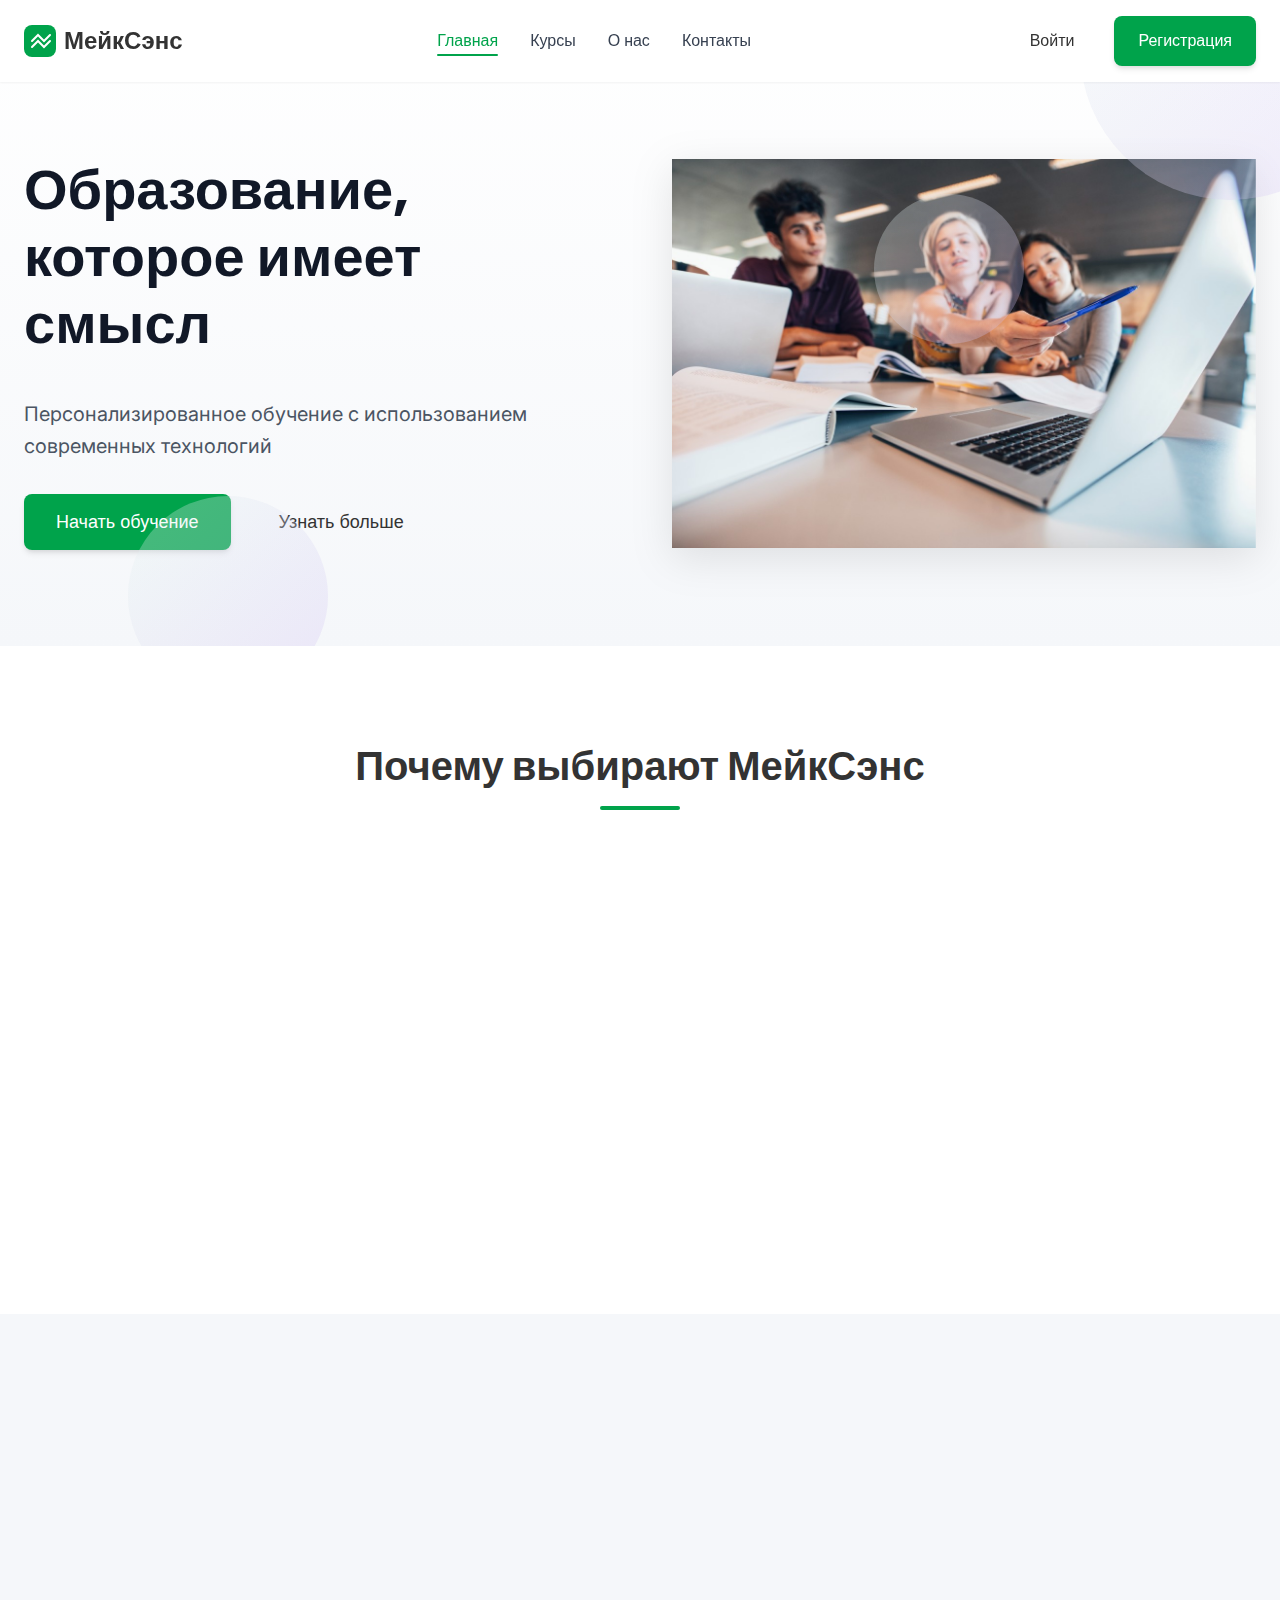
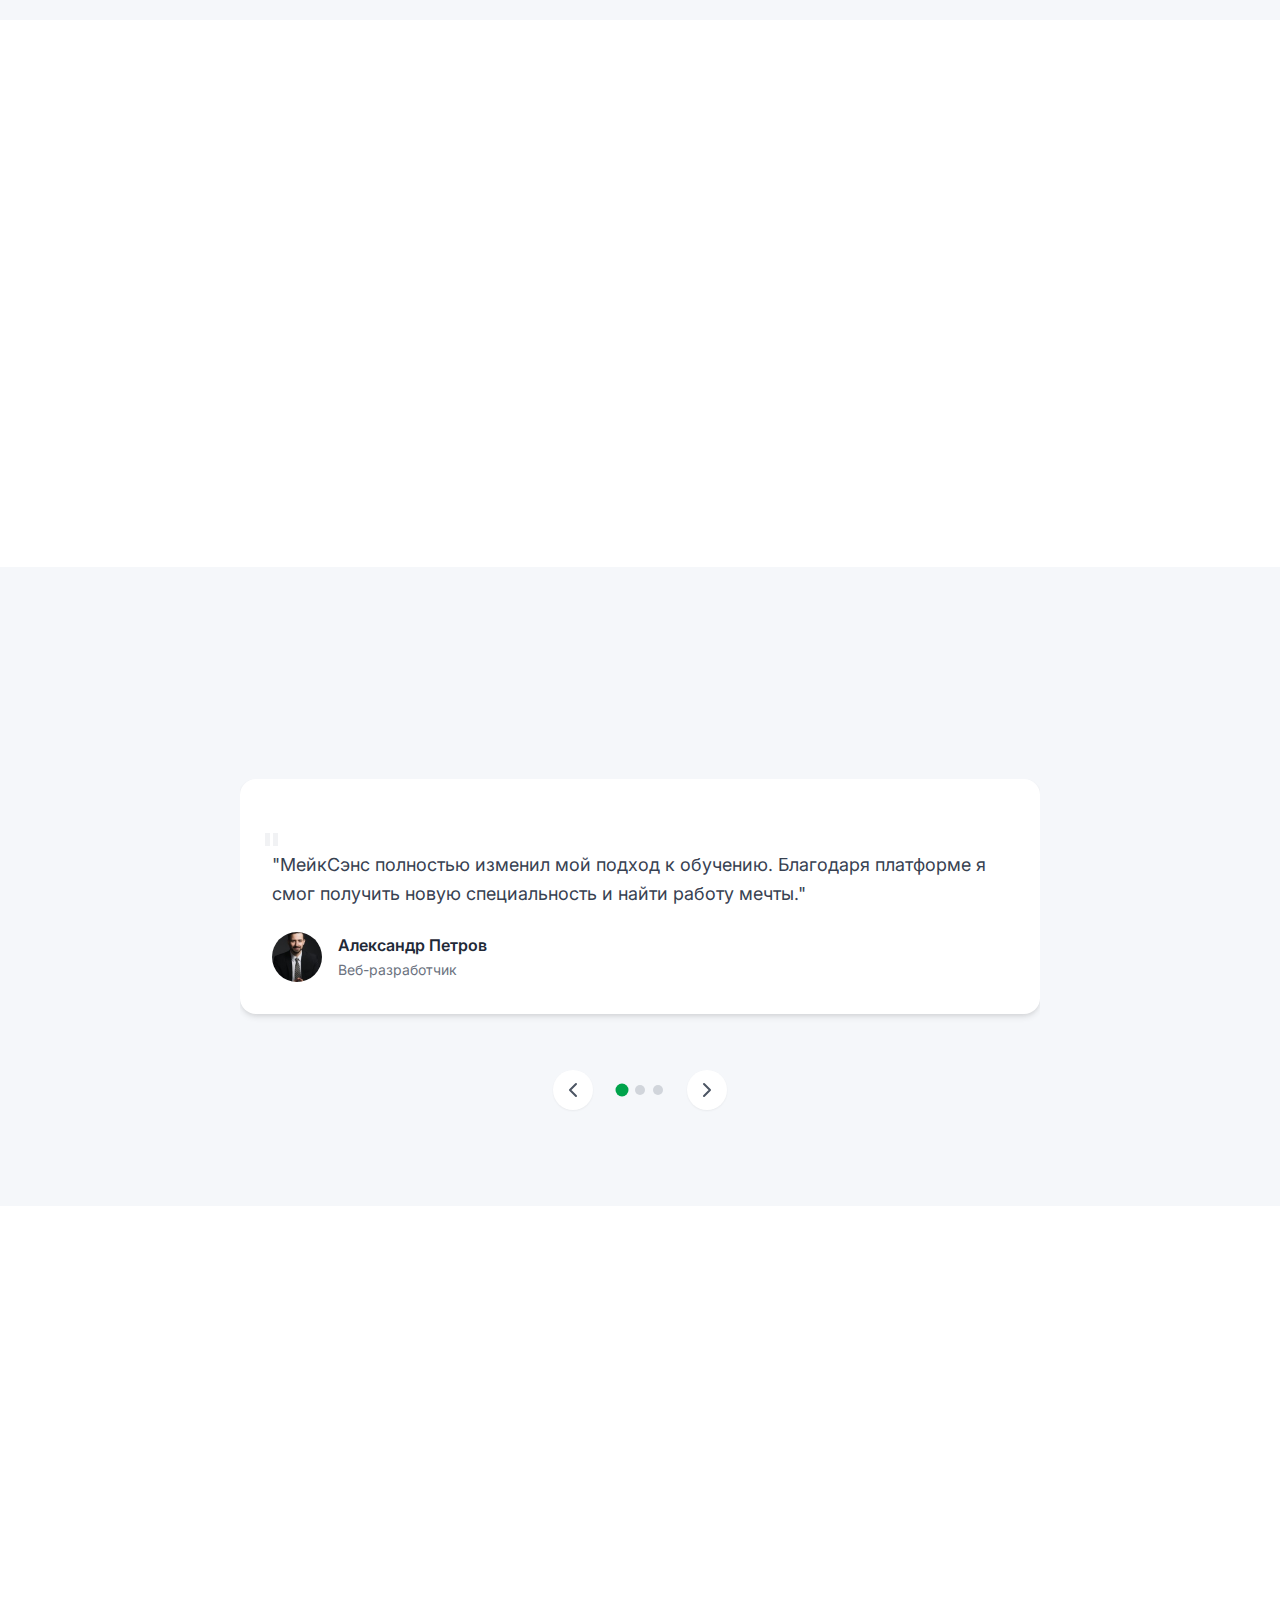
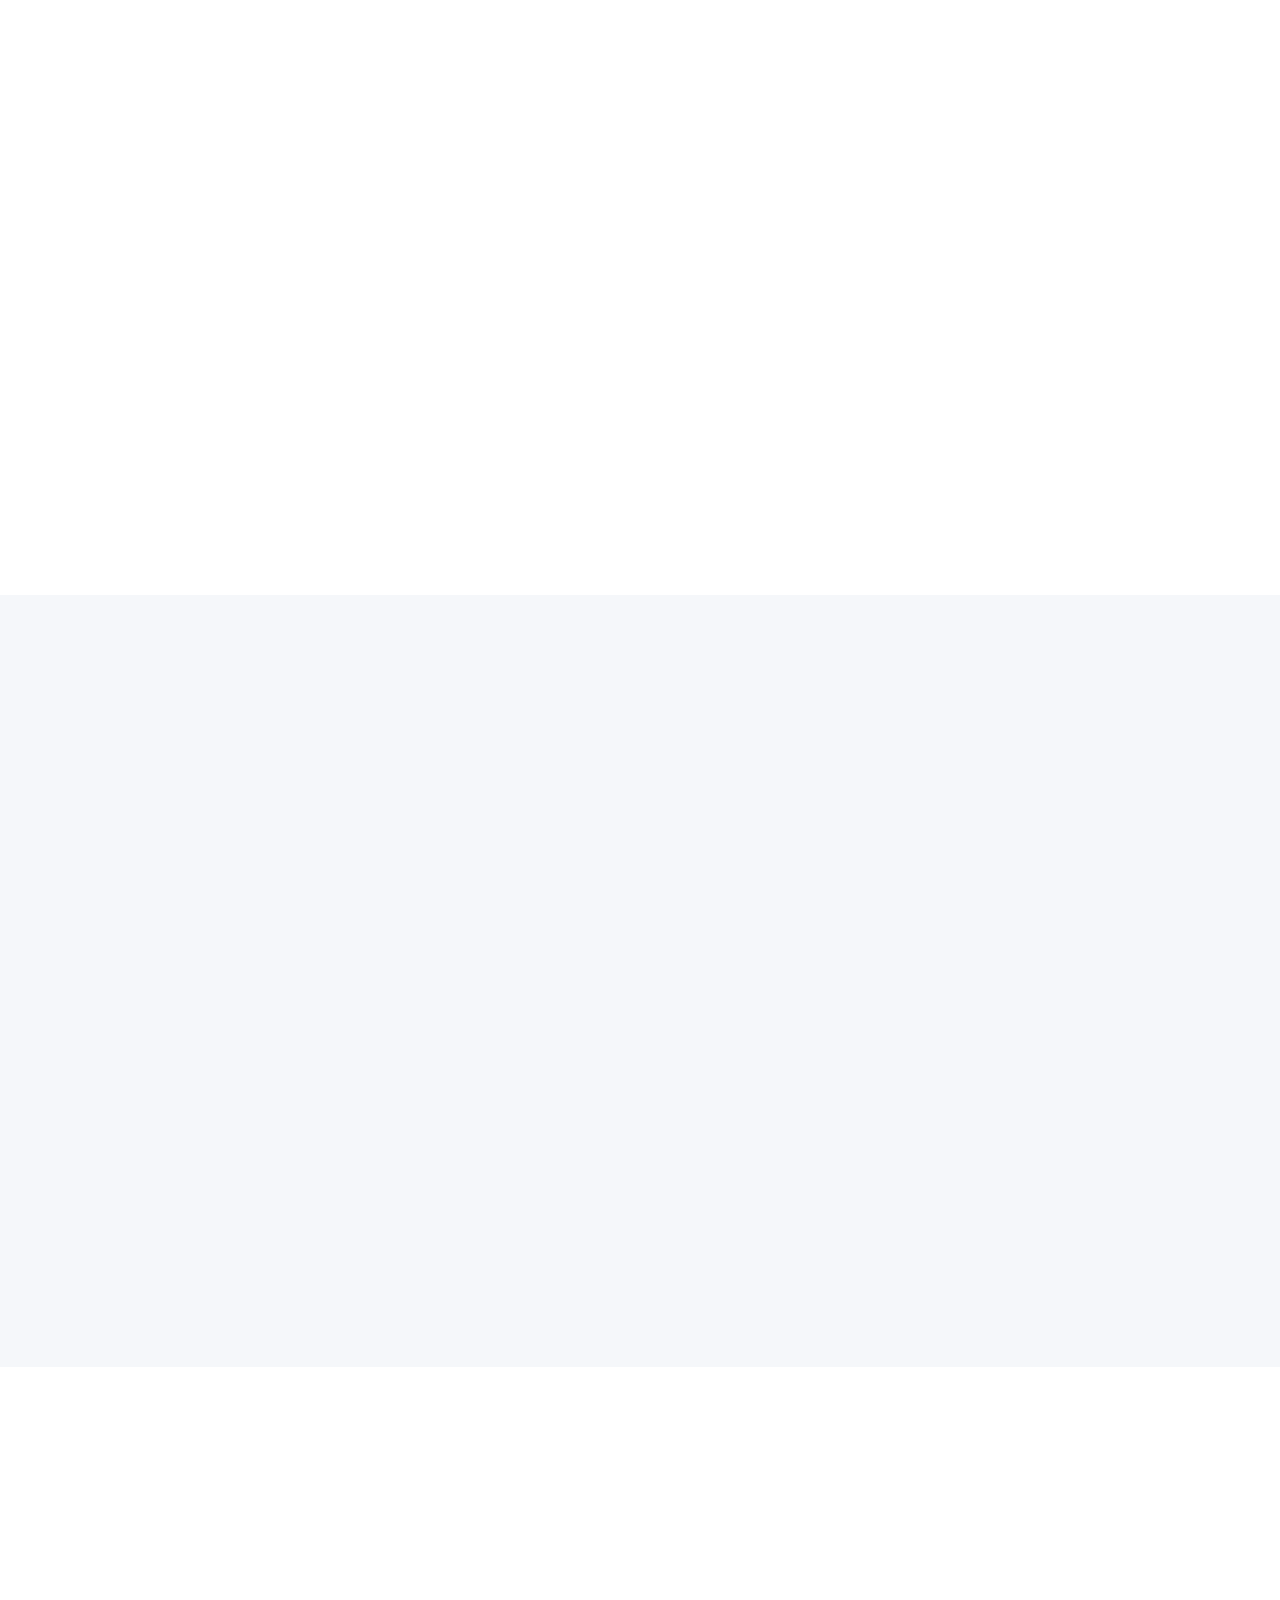
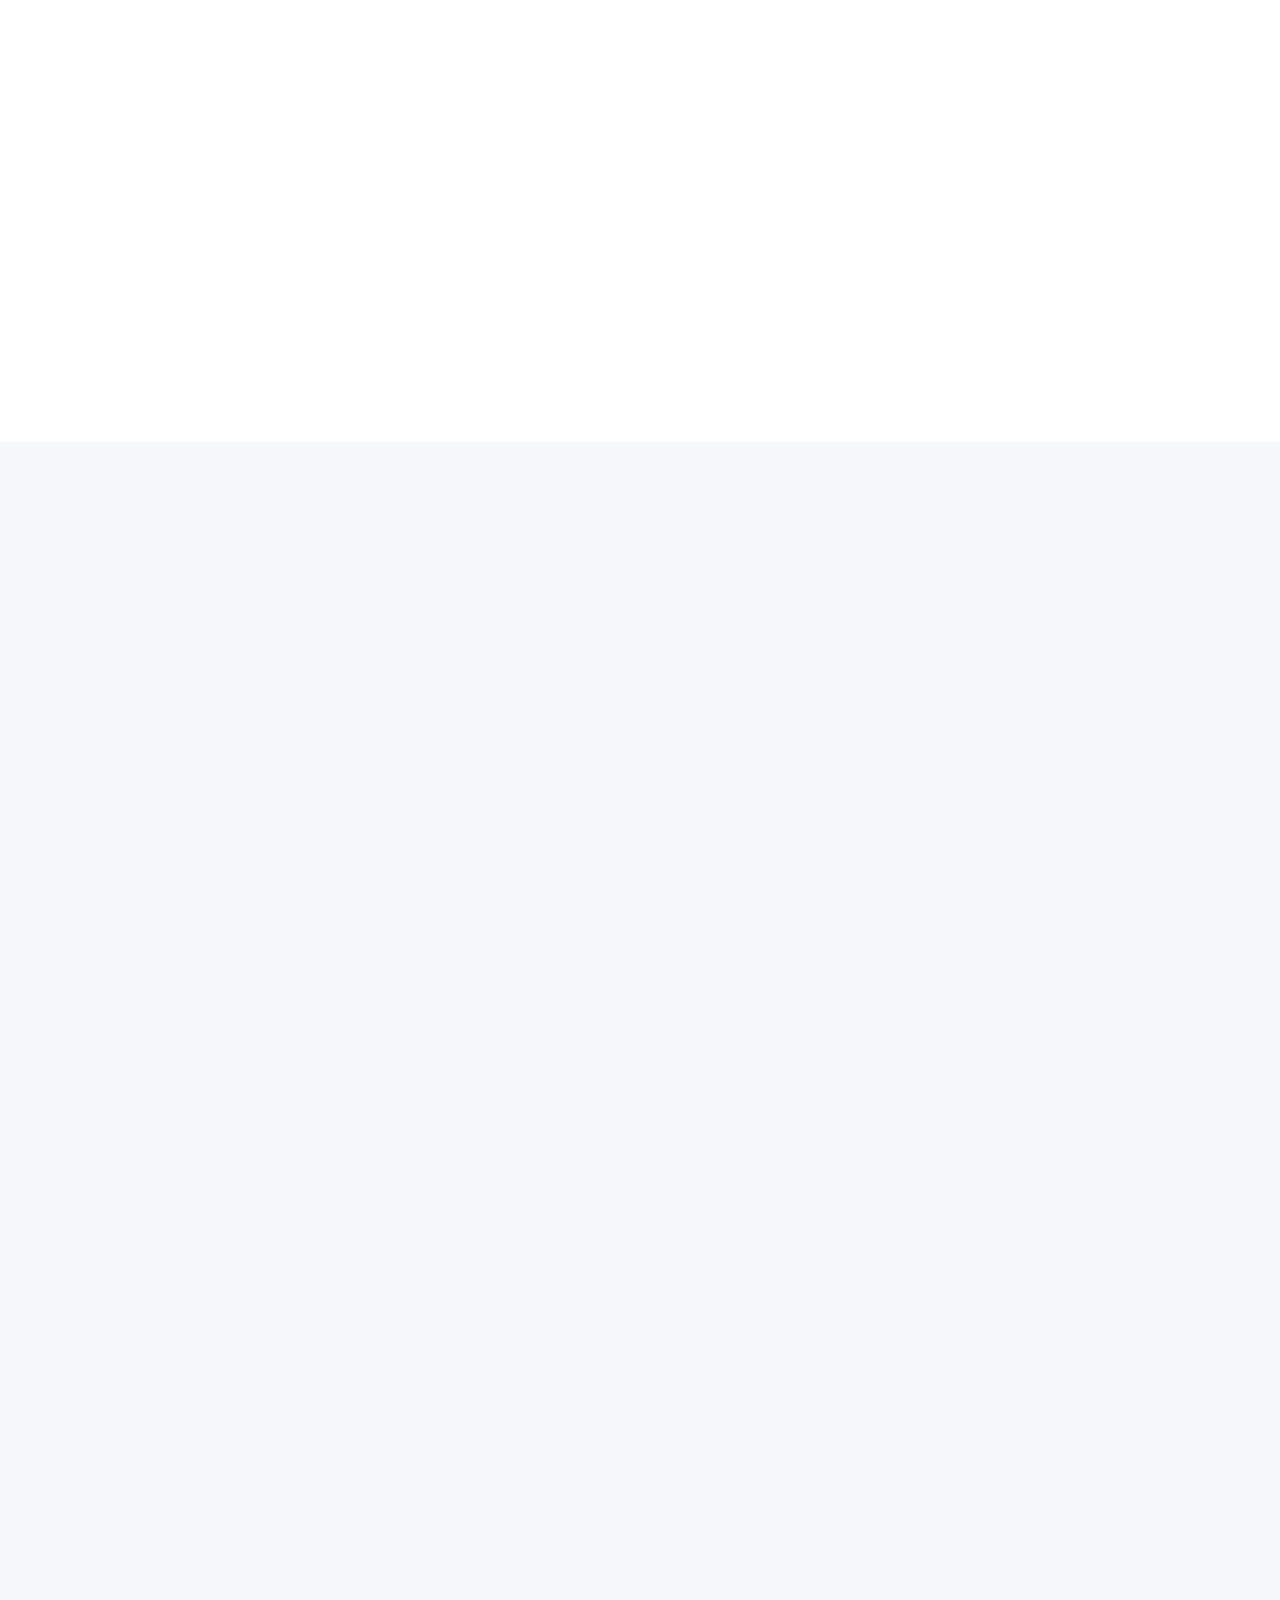
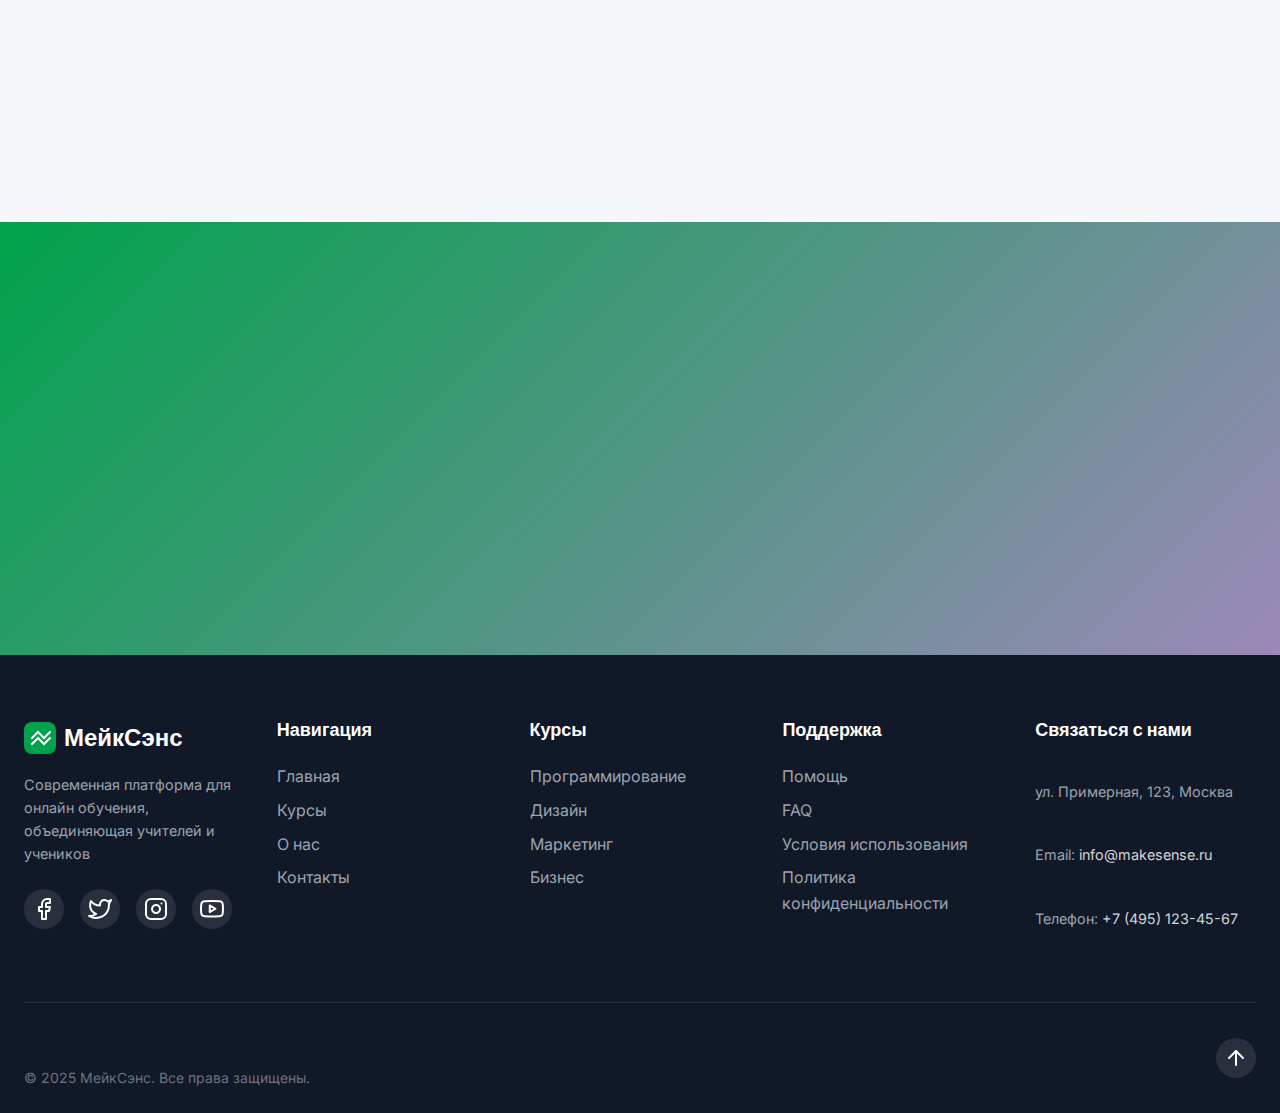
<file: index.html>
﻿<!DOCTYPE html>
<html lang="ru">
<head>
    <meta charset="UTF-8">
    <meta name="viewport" content="width=device-width, initial-scale=1.0">
    <title>МейкСэнс - Современная платформа для онлайн обучения</title>
    <meta name="description" content="МейкСэнс - инновационная платформа для онлайн обучения, объединяющая учителей и учеников">
    <link rel="preconnect" href="https://fonts.googleapis.com">
    <link rel="preconnect" href="https://fonts.gstatic.com" crossorigin>
    <link href="https://fonts.googleapis.com/css2?family=Inter:wght@400;500&family=Poppins:wght@500;600;700&display=swap" rel="stylesheet">
    <link rel="stylesheet" href="css/styles.css">
</head>
<body>
    <!-- Прелоадер -->
    <div class="preloader">
        <div class="preloader__spinner"></div>
        <h2 class="preloader__text">МейкСэнс</h2>
    </div>
    
    <!-- Шапка сайта -->
    <header class="header">
        <div class="container header__container">
            <a href="index.html" class="logo">
                <svg class="logo__icon" width="32" height="32" viewBox="0 0 32 32" fill="none" xmlns="http://www.w3.org/2000/svg">
                    <rect width="32" height="32" rx="8" fill="#00a34b"/>
                    <path d="M8 16L14 10L20 16L26 10" stroke="white" stroke-width="2" stroke-linecap="round"/>
                    <path d="M8 22L14 16L20 22L26 16" stroke="white" stroke-width="2" stroke-linecap="round"/>
                </svg>
                <span class="logo__text">МейкСэнс</span>
            </a>
            
            <nav class="nav">
                <button class="nav-toggle" aria-label="Открыть меню">
                    <span></span>
                    <span></span>
                    <span></span>
                </button>
                <ul class="nav__list">
                    <li class="nav__item"><a href="index.html" class="nav__link nav__link--active">Главная</a></li>
                    <li class="nav__item"><a href="#courses" class="nav__link">Курсы</a></li>
                    <li class="nav__item"><a href="#about" class="nav__link">О нас</a></li>
                    <li class="nav__item"><a href="#contacts" class="nav__link">Контакты</a></li>
                </ul>
            </nav>
            
            <div class="auth-buttons">
                <button class="btn btn--ghost login-btn">Войти</button>
                <button class="btn btn--primary register-btn">Регистрация</button>
            </div>
        </div>
    </header>
    
    <main>
        <!-- Героический блок -->
        <section class="hero">
            <div class="container">
                <div class="hero__content">
                    <h1 class="hero__title animate-in">Образование, которое имеет смысл</h1>
                    <p class="hero__subtitle animate-in">Персонализированное обучение с использованием современных технологий</p>
                    <div class="hero__buttons animate-in">
                        <a href="#courses" class="btn btn--primary btn--lg">Начать обучение</a>
                        <a href="#features" class="btn btn--ghost btn--lg">Узнать больше</a>
                    </div>
                </div>
                <div class="hero__image animate-in">
                    <img src="images/hero-image.jpg" alt="Онлайн обучение" class="parallax-element">
                </div>
            </div>
            <div class="hero__shapes">
                <div class="shape shape--1"></div>
                <div class="shape shape--2"></div>
                <div class="shape shape--3"></div>
            </div>
        </section>
        
        <!-- Преимущества -->
        <section class="features" id="features">
            <div class="container">
                <h2 class="section-title animate-in">Почему выбирают МейкСэнс</h2>
                <div class="features__grid">
                    <div class="feature-card animate-in">
                        <div class="feature-card__icon">
                            <svg width="48" height="48" viewBox="0 0 48 48" fill="none" xmlns="http://www.w3.org/2000/svg">
                                <rect width="48" height="48" rx="24" fill="#E6F7EE"/>
                                <path d="M24 15V33" stroke="#00a34b" stroke-width="2" stroke-linecap="round"/>
                                <path d="M15 24H33" stroke="#00a34b" stroke-width="2" stroke-linecap="round"/>
                            </svg>
                        </div>
                        <h3 class="feature-card__title">Персонализированный подход</h3>
                        <p class="feature-card__text">Адаптивная система обучения, учитывающая индивидуальные особенности каждого ученика</p>
                    </div>
                    
                    <div class="feature-card animate-in">
                        <div class="feature-card__icon">
                            <svg width="48" height="48" viewBox="0 0 48 48" fill="none" xmlns="http://www.w3.org/2000/svg">
                                <rect width="48" height="48" rx="24" fill="#E6F7EE"/>
                                <path d="M16 24L22 30L32 18" stroke="#00a34b" stroke-width="2" stroke-linecap="round" stroke-linejoin="round"/>
                            </svg>
                        </div>
                        <h3 class="feature-card__title">Высокое качество материалов</h3>
                        <p class="feature-card__text">Тщательно подобранный контент от экспертов в своей области</p>
                    </div>
                    
                    <div class="feature-card animate-in">
                        <div class="feature-card__icon">
                            <svg width="48" height="48" viewBox="0 0 48 48" fill="none" xmlns="http://www.w3.org/2000/svg">
                                <rect width="48" height="48" rx="24" fill="#E6F7EE"/>
                                <path d="M24 16V24L28 28" stroke="#00a34b" stroke-width="2" stroke-linecap="round" stroke-linejoin="round"/>
                                <circle cx="24" cy="24" r="10" stroke="#00a34b" stroke-width="2"/>
                            </svg>
                        </div>
                        <h3 class="feature-card__title">Гибкий график обучения</h3>
                        <p class="feature-card__text">Учитесь в удобное время и в своем темпе</p>
                    </div>
                    
                    <div class="feature-card animate-in">
                        <div class="feature-card__icon">
                            <svg width="48" height="48" viewBox="0 0 48 48" fill="none" xmlns="http://www.w3.org/2000/svg">
                                <rect width="48" height="48" rx="24" fill="#E6F7EE"/>
                                <path d="M18 30L24 24L30 30" stroke="#00a34b" stroke-width="2" stroke-linecap="round" stroke-linejoin="round"/>
                                <path d="M18 22L24 16L30 22" stroke="#00a34b" stroke-width="2" stroke-linecap="round" stroke-linejoin="round"/>
                            </svg>
                        </div>
                        <h3 class="feature-card__title">Интерактивные технологии</h3>
                        <p class="feature-card__text">Современные методики для эффективного усвоения знаний</p>
                    </div>
                </div>
            </div>
        </section>
        
        <!-- Статистика -->
        <section class="stats">
            <div class="container">
                <div class="stats__grid">
                    <div class="stat-card animate-in">
                        <div class="stat-card__number" data-count="100">0</div>
                        <div class="stat-card__label">Курсов</div>
                    </div>
                    <div class="stat-card animate-in">
                        <div class="stat-card__number" data-count="10000">0</div>
                        <div class="stat-card__label">Студентов</div>
                    </div>
                    <div class="stat-card animate-in">
                        <div class="stat-card__number" data-count="50">0</div>
                        <div class="stat-card__label">Преподавателей</div>
                    </div>
                    <div class="stat-card animate-in">
                        <div class="stat-card__number" data-count="95">0</div>
                        <div class="stat-card__label">% Успешных выпускников</div>
                    </div>
                </div>
            </div>
        </section>
        
        <!-- Как это работает -->
        <section class="how-it-works">
            <div class="container">
                <h2 class="section-title animate-in">Как работает наша платформа</h2>
                <div class="steps">
                    <div class="step animate-in">
                        <div class="step__number">1</div>
                        <h3 class="step__title">Регистрация</h3>
                        <p class="step__text">Создайте аккаунт, выбрав свою роль в системе</p>
                    </div>
                    <div class="step-connector animate-in"></div>
                    <div class="step animate-in">
                        <div class="step__number">2</div>
                        <h3 class="step__title">Выбор курса</h3>
                        <p class="step__text">Найдите подходящий курс в нашем каталоге</p>
                    </div>
                    <div class="step-connector animate-in"></div>
                    <div class="step animate-in">
                        <div class="step__number">3</div>
                        <h3 class="step__title">Обучение</h3>
                        <p class="step__text">Изучайте материалы и выполняйте задания</p>
                    </div>
                    <div class="step-connector animate-in"></div>
                    <div class="step animate-in">
                        <div class="step__number">4</div>
                        <h3 class="step__title">Сертификация</h3>
                        <p class="step__text">Получите сертификат о прохождении курса</p>
                    </div>
                </div>
            </div>
        </section>
        
        <!-- Отзывы -->
        <section class="testimonials" id="testimonials">
            <div class="container">
                <h2 class="section-title animate-in">Отзывы наших студентов</h2>
                <div class="testimonials__carousel">
                    <div class="testimonial-card active animate-in">
                        <div class="testimonial-card__content">
                            <p class="testimonial-card__text">"МейкСэнс полностью изменил мой подход к обучению. Благодаря платформе я смог получить новую специальность и найти работу мечты."</p>
                        </div>
                        <div class="testimonial-card__author">
                            <img src="images/testimonial-3.jpg" alt="Александр" class="testimonial-card__avatar" loading="lazy">
                            <div class="testimonial-card__info">
                                <div class="testimonial-card__name">Александр Петров</div>
                                <div class="testimonial-card__position">Веб-разработчик</div>
                            </div>
                        </div>
                    </div>
                    <div class="testimonial-card animate-in">
                        <div class="testimonial-card__content">
                            <p class="testimonial-card__text">"Удобный интерфейс и понятная подача материала. Преподаватели всегда готовы помочь и ответить на вопросы. Рекомендую!"</p>
                        </div>
                        <div class="testimonial-card__author">
                            <img src="images/testimonial-2.jpg" alt="Елена" class="testimonial-card__avatar" loading="lazy">
                            <div class="testimonial-card__info">
                                <div class="testimonial-card__name">Елена Сидорова</div>
                                <div class="testimonial-card__position">Маркетолог</div>
                            </div>
                        </div>
                    </div>
                    <div class="testimonial-card animate-in">
                        <div class="testimonial-card__content">
                            <p class="testimonial-card__text">"Гибкий график обучения позволил мне совмещать работу и учебу. Отличная платформа для профессионального развития."</p>
                        </div>
                        <div class="testimonial-card__author">
                            <img src="images/testimonial-1.jpg" alt="Дмитрий" class="testimonial-card__avatar" loading="lazy">
                            <div class="testimonial-card__info">
                                <div class="testimonial-card__name">Дмитрий Кузнецов</div>
                                <div class="testimonial-card__position">Проджект-менеджер</div>
                            </div>
                        </div>
                    </div>
                </div>
                <div class="carousel-controls">
                    <button class="carousel-arrow carousel-prev" aria-label="Предыдущий отзыв">
                        <svg width="24" height="24" viewBox="0 0 24 24" fill="none" xmlns="http://www.w3.org/2000/svg">
                            <path d="M15 18L9 12L15 6" stroke="currentColor" stroke-width="2" stroke-linecap="round" stroke-linejoin="round"/>
                        </svg>
                    </button>
                    <div class="carousel-dots">
                        <button class="carousel-dot active" aria-label="Отзыв 1"></button>
                        <button class="carousel-dot" aria-label="Отзыв 2"></button>
                        <button class="carousel-dot" aria-label="Отзыв 3"></button>
                    </div>
                    <button class="carousel-arrow carousel-next" aria-label="Следующий отзыв">
                        <svg width="24" height="24" viewBox="0 0 24 24" fill="none" xmlns="http://www.w3.org/2000/svg">
                            <path d="M9 6L15 12L9 18" stroke="currentColor" stroke-width="2" stroke-linecap="round" stroke-linejoin="round"/>
                        </svg>
                    </button>
                </div>
            </div>
        </section>
        
        <!-- Каталог курсов -->
        <section class="courses" id="courses">
            <div class="container">
                <h2 class="section-title animate-in">Популярные курсы</h2>
                <div class="courses-filters animate-in">
                    <button class="filter-btn active" data-filter="all">Все курсы</button>
                    <button class="filter-btn" data-filter="development">Разработка</button>
                    <button class="filter-btn" data-filter="design">Дизайн</button>
                    <button class="filter-btn" data-filter="marketing">Маркетинг</button>
                    <button class="filter-btn" data-filter="business">Бизнес</button>
                </div>
                <div class="courses__grid">
                    <div class="course-card animate-in" data-category="development">
                        <div class="course-card__image">
                            <img src="images/course-javascript.jpg" alt="JavaScript для начинающих" loading="lazy">
                            <div class="course-card__badge">Популярный</div>
                        </div>
                        <div class="course-card__content">
                            <div class="course-card__meta">
                                <span class="course-card__level">Начальный</span>
                                <span class="course-card__duration">8 недель</span>
                            </div>
                            <h3 class="course-card__title">JavaScript для начинающих</h3>
                            <p class="course-card__description">Научитесь основам программирования на самом популярном языке для web-разработки</p>
                            <div class="course-card__footer">
                                <div class="course-card__rating">
                                    <span class="stars">★★★★★</span>
                                    <span class="count">4.8 (120)</span>
                                </div>
                                <div class="course-card__price">12 000 ₽</div>
                            </div>
                        </div>
                        <a href="#" class="course-card__link"></a>
                    </div>
                    
                    <div class="course-card animate-in" data-category="design">
                        <div class="course-card__image">
                            <img src="images/course-ux.jpg" alt="UI/UX Дизайн" loading="lazy">
                        </div>
                        <div class="course-card__content">
                            <div class="course-card__meta">
                                <span class="course-card__level">Средний</span>
                                <span class="course-card__duration">10 недель</span>
                            </div>
                            <h3 class="course-card__title">UI/UX Дизайн с нуля до PRO</h3>
                            <p class="course-card__description">Освойте современные инструменты дизайна и создавайте привлекательные интерфейсы</p>
                            <div class="course-card__footer">
                                <div class="course-card__rating">
                                    <span class="stars">★★★★☆</span>
                                    <span class="count">4.6 (85)</span>
                                </div>
                                <div class="course-card__price">15 000 ₽</div>
                            </div>
                        </div>
                        <a href="#" class="course-card__link"></a>
                    </div>
                    
                    <div class="course-card animate-in" data-category="marketing">
                        <div class="course-card__image">
                            <img src="images/course-marketing.jpg" alt="Digital-маркетинг" loading="lazy">
                            <div class="course-card__badge">Новый</div>
                        </div>
                        <div class="course-card__content">
                            <div class="course-card__meta">
                                <span class="course-card__level">Начальный</span>
                                <span class="course-card__duration">6 недель</span>
                            </div>
                            <h3 class="course-card__title">Digital-маркетинг: полный курс</h3>
                            <p class="course-card__description">Изучите основы цифрового маркетинга и стратегии продвижения в интернете</p>
                            <div class="course-card__footer">
                                <div class="course-card__rating">
                                    <span class="stars">★★★★☆</span>
                                    <span class="count">4.7 (64)</span>
                                </div>
                                <div class="course-card__price">10 000 ₽</div>
                            </div>
                        </div>
                        <a href="#" class="course-card__link"></a>
                    </div>
                    
                    <div class="course-card animate-in" data-category="business">
                        <div class="course-card__image">
                            <img src="images/course-agile.jpg" alt="Управление проектами" loading="lazy">
                        </div>
                        <div class="course-card__content">
                            <div class="course-card__meta">
                                <span class="course-card__level">Продвинутый</span>
                                <span class="course-card__duration">12 недель</span>
                            </div>
                            <h3 class="course-card__title">Управление проектами по методологии Agile</h3>
                            <p class="course-card__description">Освойте современные подходы к управлению IT-проектами в гибкой методологии</p>
                            <div class="course-card__footer">
                                <div class="course-card__rating">
                                    <span class="stars">★★★★★</span>
                                    <span class="count">4.9 (42)</span>
                                </div>
                                <div class="course-card__price">18 000 ₽</div>
                            </div>
                        </div>
                        <a href="#" class="course-card__link"></a>
                    </div>
                </div>
                <div class="courses__cta animate-in">
                    <a href="catalog.html" class="btn btn--primary">Смотреть все курсы</a>
                </div>
            </div>
        </section>
        
        <!-- FAQ Секция -->
        <section class="faq">
            <div class="container">
                <h2 class="section-title animate-in">Часто задаваемые вопросы</h2>
                <div class="accordion">
                    <div class="accordion__item animate-in">
                        <button class="accordion__header">
                            <span>Как начать обучение на платформе?</span>
                            <svg class="accordion__icon" width="24" height="24" viewBox="0 0 24 24" fill="none" xmlns="http://www.w3.org/2000/svg">
                                <path d="M19 9L12 16L5 9" stroke="currentColor" stroke-width="2" stroke-linecap="round" stroke-linejoin="round"/>
                            </svg>
                        </button>
                        <div class="accordion__content">
                            <p>Для начала обучения необходимо зарегистрироваться на платформе, выбрать интересующий курс и оплатить его. После этого вы получите доступ к материалам курса и сможете приступить к обучению.</p>
                        </div>
                    </div>
                    <div class="accordion__item animate-in">
                        <button class="accordion__header">
                            <span>Какие форматы обучения доступны?</span>
                            <svg class="accordion__icon" width="24" height="24" viewBox="0 0 24 24" fill="none" xmlns="http://www.w3.org/2000/svg">
                                <path d="M19 9L12 16L5 9" stroke="currentColor" stroke-width="2" stroke-linecap="round" stroke-linejoin="round"/>
                            </svg>
                        </button>
                        <div class="accordion__content">
                            <p>На нашей платформе доступны различные форматы обучения: видеолекции, интерактивные задания, тесты, практические проекты, групповые дискуссии и индивидуальные консультации с преподавателями.</p>
                        </div>
                    </div>
                    <div class="accordion__item animate-in">
                        <button class="accordion__header">
                            <span>Могу ли я получить сертификат после завершения курса?</span>
                            <svg class="accordion__icon" width="24" height="24" viewBox="0 0 24 24" fill="none" xmlns="http://www.w3.org/2000/svg">
                                <path d="M19 9L12 16L5 9" stroke="currentColor" stroke-width="2" stroke-linecap="round" stroke-linejoin="round"/>
                            </svg>
                        </button>
                        <div class="accordion__content">
                            <p>Да, после успешного завершения курса и выполнения всех необходимых заданий вы получите официальный сертификат о прохождении обучения, который можно добавить в резюме или портфолио.</p>
                        </div>
                    </div>
                    <div class="accordion__item animate-in">
                        <button class="accordion__header">
                            <span>Как стать преподавателем на платформе?</span>
                            <svg class="accordion__icon" width="24" height="24" viewBox="0 0 24 24" fill="none" xmlns="http://www.w3.org/2000/svg">
                                <path d="M19 9L12 16L5 9" stroke="currentColor" stroke-width="2" stroke-linecap="round" stroke-linejoin="round"/>
                            </svg>
                        </button>
                        <div class="accordion__content">
                            <p>Для того чтобы стать преподавателем, необходимо заполнить заявку на нашем сайте, предоставить информацию о своем опыте и компетенциях, а также пройти собеседование с нашей командой. Мы тщательно отбираем преподавателей, чтобы обеспечить высокое качество обучения.</p>
                        </div>
                    </div>
                    <div class="accordion__item animate-in">
                        <button class="accordion__header">
                            <span>Можно ли получить доступ к курсу после его завершения?</span>
                            <svg class="accordion__icon" width="24" height="24" viewBox="0 0 24 24" fill="none" xmlns="http://www.w3.org/2000/svg">
                                <path d="M19 9L12 16L5 9" stroke="currentColor" stroke-width="2" stroke-linecap="round" stroke-linejoin="round"/>
                            </svg>
                        </button>
                        <div class="accordion__content">
                            <p>Да, после завершения курса вы сохраняете доступ к его материалам на протяжении 1 года. Это позволяет возвращаться к изученным темам и закреплять полученные знания.</p>
                        </div>
                    </div>
                </div>
            </div>
        </section>
        
        <!-- О компании -->
        <section class="about" id="about">
            <div class="container">
                <h2 class="section-title animate-in">О компании МейкСэнс</h2>
                <div class="about__content">
                    <div class="about__text animate-in">
                        <p class="about__paragraph">МейкСэнс — это современная образовательная платформа, основанная группой профессионалов в области образования и IT-технологий.</p>
                        <p class="about__paragraph">Наша миссия — сделать качественное образование доступным для каждого, независимо от местоположения и графика. Мы верим, что обучение должно быть интересным, эффективным и адаптированным под индивидуальные потребности каждого ученика.</p>
                        <p class="about__paragraph">За время работы платформы мы собрали команду из лучших преподавателей-практиков, разработали уникальные методики обучения и помогли тысячам студентов достичь своих целей.</p>
                    </div>
                    <div class="about__image animate-in">
                        <img src="images/about-team.jpg" alt="Команда МейкСэнс" loading="lazy">
                    </div>
                </div>
                
           
            </div>
        </section>
        
        <!-- Контакты -->
        <section class="contacts" id="contacts">
            <div class="container">
                <h2 class="section-title animate-in">Связаться с нами</h2>
                <div class="contacts__content">
                    <div class="contacts__info animate-in">
                        <div class="contact-card">
                            <div class="contact-card__icon">
                                <svg width="24" height="24" viewBox="0 0 24 24" fill="none" xmlns="http://www.w3.org/2000/svg">
                                    <path d="M21 10C21 17 12 23 12 23C12 23 3 17 3 10C3 7.61305 3.94821 5.32387 5.63604 3.63604C7.32387 1.94821 9.61305 1 12 1C14.3869 1 16.6761 1.94821 18.364 3.63604C20.0518 5.32387 21 7.61305 21 10Z" stroke="#00a34b" stroke-width="2" stroke-linecap="round" stroke-linejoin="round"/>
                                    <path d="M12 13C13.6569 13 15 11.6569 15 10C15 8.34315 13.6569 7 12 7C10.3431 7 9 8.34315 9 10C9 11.6569 10.3431 13 12 13Z" stroke="#00a34b" stroke-width="2" stroke-linecap="round" stroke-linejoin="round"/>
                                </svg>
                            </div>
                            <h3 class="contact-card__title">Адрес</h3>
                            <p class="contact-card__text">ул. Примерная, 123, Москва</p>
                        </div>
                        
                        <div class="contact-card">
                            <div class="contact-card__icon">
                                <svg width="24" height="24" viewBox="0 0 24 24" fill="none" xmlns="http://www.w3.org/2000/svg">
                                    <path d="M22 16.92V19.92C22.0011 20.1985 21.9441 20.4742 21.8325 20.7294C21.7209 20.9845 21.5573 21.2136 21.3521 21.4019C21.1468 21.5901 20.9046 21.7335 20.6407 21.8227C20.3769 21.9119 20.0974 21.9451 19.82 21.92C16.7428 21.5856 13.787 20.5341 11.19 18.85C8.77383 17.3147 6.72534 15.2662 5.19 12.85C3.49998 10.2412 2.44824 7.27097 2.12 4.18C2.09501 3.90363 2.12788 3.62486 2.21649 3.36172C2.3051 3.09859 2.4475 2.85679 2.63476 2.65172C2.82201 2.44665 3.05014 2.28281 3.30421 2.17062C3.55829 2.05843 3.83313 2.00036 4.11 2H7.11C7.59531 1.99522 8.06579 2.16708 8.43376 2.48353C8.80173 2.79999 9.04208 3.23945 9.11 3.72C9.23651 4.68007 9.47141 5.62273 9.81 6.53C9.94454 6.88792 9.97366 7.27691 9.8939 7.65088C9.81415 8.02485 9.62886 8.36811 9.36 8.64L8.09 9.91C9.51356 12.4135 11.5865 14.4864 14.09 15.91L15.36 14.64C15.6319 14.3711 15.9752 14.1858 16.3491 14.1061C16.7231 14.0263 17.1121 14.0555 17.47 14.19C18.3773 14.5286 19.3199 14.7635 20.28 14.89C20.7658 14.9585 21.2094 15.2032 21.5265 15.5775C21.8437 15.9518 22.0122 16.4296 22 16.92Z" stroke="#00a34b" stroke-width="2" stroke-linecap="round" stroke-linejoin="round"/>
                                </svg>
                            </div>
                            <h3 class="contact-card__title">Телефон</h3>
                            <p class="contact-card__text">+7 (495) 123-45-67</p>
                        </div>
                        
                        <div class="contact-card">
                            <div class="contact-card__icon">
                                <svg width="24" height="24" viewBox="0 0 24 24" fill="none" xmlns="http://www.w3.org/2000/svg">
                                    <path d="M4 4H20C21.1 4 22 4.9 22 6V18C22 19.1 21.1 20 20 20H4C2.9 20 2 19.1 2 18V6C2 4.9 2.9 4 4 4Z" stroke="#00a34b" stroke-width="2" stroke-linecap="round" stroke-linejoin="round"/>
                                    <path d="M22 6L12 13L2 6" stroke="#00a34b" stroke-width="2" stroke-linecap="round" stroke-linejoin="round"/>
                                </svg>
                            </div>
                            <h3 class="contact-card__title">Email</h3>
                            <p class="contact-card__text">info@makesense.ru</p>
                        </div>
                        
                        <div class="contact-card">
                            <div class="contact-card__icon">
                                <svg width="24" height="24" viewBox="0 0 24 24" fill="none" xmlns="http://www.w3.org/2000/svg">
                                    <path d="M12 8V12L15 15" stroke="#00a34b" stroke-width="2" stroke-linecap="round" stroke-linejoin="round"/>
                                    <circle cx="12" cy="12" r="9" stroke="#00a34b" stroke-width="2"/>
                                </svg>
                            </div>
                            <h3 class="contact-card__title">Режим работы</h3>
                            <p class="contact-card__text">Пн-Пт: 9:00 - 18:00</p>
                        </div>
                    </div>
                    
                    <div class="contacts__form animate-in">
                        <form class="contact-form">
                            <h3 class="contact-form__title">Напишите нам</h3>
                            <div class="form-row">
                                <div class="form-group">
                                    <label for="contactName" class="form-label">Ваше имя</label>
                                    <input type="text" id="contactName" class="form-input" placeholder="Введите ваше имя" required>
                                    <div class="form-error"></div>
                                </div>
                                <div class="form-group">
                                    <label for="contactEmail" class="form-label">Email</label>
                                    <input type="email" id="contactEmail" class="form-input" placeholder="Введите ваш email" required>
                                    <div class="form-error"></div>
                                </div>
                            </div>
                            <div class="form-group">
                                <label for="contactSubject" class="form-label">Тема</label>
                                <input type="text" id="contactSubject" class="form-input" placeholder="Введите тему сообщения" required>
                                <div class="form-error"></div>
                            </div>
                            <div class="form-group">
                                <label for="contactMessage" class="form-label">Сообщение</label>
                                <textarea id="contactMessage" class="form-input" rows="5" placeholder="Введите ваше сообщение" required></textarea>
                                <div class="form-error"></div>
                            </div>
                            <button type="submit" class="btn btn--primary btn--full">Отправить сообщение</button>
                        </form>
                    </div>
                </div>
                
                <div class="contacts__map animate-in">
                    <iframe src="https://www.google.com/maps/embed?pb=!1m18!1m12!1m3!1d2245.3846569058706!2d37.617619915887574!3d55.7539560805457!2m3!1f0!2f0!3f0!3m2!1i1024!2i768!4f13.1!3m3!1m2!1s0x46b54a50b315e573%3A0xa886bf5a3d9b2e68!2z0JzQvtGB0LrQvtCy0YHQutC40Lkg0JrRgNC10LzQu9GM!5e0!3m2!1sru!2sru!4v1655455284744!5m2!1sru!2sru" width="100%" height="400" style="border:0;" allowfullscreen="" loading="lazy" referrerpolicy="no-referrer-when-downgrade"></iframe>
                </div>
            </div>
        </section>
        
        <!-- CTA -->
        <section class="cta">
            <div class="container">
                <div class="cta__content animate-in">
                    <h2 class="cta__title">Готовы начать обучение?</h2>
                    <p class="cta__text">Присоединяйтесь к тысячам студентов, которые уже изменили свою жизнь с МейкСэнс</p>
                    <div class="cta__buttons">
                        <button class="btn btn--primary btn--lg register-btn-cta">Начать бесплатно</button>
                        <a href="#courses" class="btn btn--ghost btn--lg">Смотреть курсы</a>
                    </div>
                </div>
            </div>
        </section>
    </main>
    
    <!-- Подвал -->
    <footer class="footer">
        <div class="container">
            <div class="footer__grid">
                <div class="footer__info">
                    <a href="index.html" class="logo logo--white">
                        <svg class="logo__icon" width="32" height="32" viewBox="0 0 32 32" fill="none" xmlns="http://www.w3.org/2000/svg">
                            <rect width="32" height="32" rx="8" fill="#00a34b"/>
                            <path d="M8 16L14 10L20 16L26 10" stroke="white" stroke-width="2" stroke-linecap="round"/>
                            <path d="M8 22L14 16L20 22L26 16" stroke="white" stroke-width="2" stroke-linecap="round"/>
                        </svg>
                        <span class="logo__text">МейкСэнс</span>
                    </a>
                    <p class="footer__description">Современная платформа для онлайн обучения, объединяющая учителей и учеников</p>
                    <div class="social-links">
                        <a href="#" class="social-link" aria-label="Facebook">
                            <svg width="24" height="24" viewBox="0 0 24 24" fill="none" xmlns="http://www.w3.org/2000/svg">
                                <path d="M18 2H15C13.6739 2 12.4021 2.52678 11.4645 3.46447C10.5268 4.40215 10 5.67392 10 7V10H7V14H10V22H14V14H17L18 10H14V7C14 6.73478 14.1054 6.48043 14.2929 6.29289C14.4804 6.10536 14.7348 6 15 6H18V2Z" stroke="currentColor" stroke-width="2" stroke-linecap="round" stroke-linejoin="round"/>
                            </svg>
                        </a>
                        <a href="#" class="social-link" aria-label="Twitter">
                            <svg width="24" height="24" viewBox="0 0 24 24" fill="none" xmlns="http://www.w3.org/2000/svg">
                                <path d="M23 3C22.0424 3.67548 20.9821 4.19211 19.86 4.53C19.2577 3.83751 18.4573 3.34669 17.567 3.12393C16.6767 2.90116 15.7395 2.9572 14.8821 3.28445C14.0247 3.61171 13.2884 4.1944 12.773 4.95372C12.2575 5.71303 11.9877 6.61234 12 7.53V8.53C10.2426 8.57557 8.50127 8.18581 6.93101 7.39545C5.36074 6.60508 4.01032 5.43864 3 4C3 4 -1 13 8 17C5.94053 18.398 3.48716 19.0989 1 19C10 24 21 19 21 7.5C20.9991 7.22145 20.9723 6.94359 20.92 6.67C21.9406 5.66349 22.6608 4.39271 23 3Z" stroke="currentColor" stroke-width="2" stroke-linecap="round" stroke-linejoin="round"/>
                            </svg>
                        </a>
                        <a href="#" class="social-link" aria-label="Instagram">
                            <svg width="24" height="24" viewBox="0 0 24 24" fill="none" xmlns="http://www.w3.org/2000/svg">
                                <path d="M17 2H7C4.23858 2 2 4.23858 2 7V17C2 19.7614 4.23858 22 7 22H17C19.7614 22 22 19.7614 22 17V7C22 4.23858 19.7614 2 17 2Z" stroke="currentColor" stroke-width="2" stroke-linecap="round" stroke-linejoin="round"/>
                                <path d="M16 11.37C16.1234 12.2022 15.9813 13.0522 15.5938 13.799C15.2063 14.5458 14.5932 15.1514 13.8416 15.5297C13.0901 15.9079 12.2385 16.0396 11.4078 15.9059C10.5771 15.7723 9.80977 15.3801 9.21485 14.7852C8.61993 14.1902 8.22774 13.4229 8.09408 12.5922C7.96042 11.7615 8.09208 10.9099 8.47034 10.1584C8.8486 9.40685 9.4542 8.79374 10.201 8.40624C10.9478 8.01874 11.7978 7.87658 12.63 8C13.4789 8.12588 14.2649 8.52146 14.8717 9.1283C15.4785 9.73515 15.8741 10.5211 16 11.37Z" stroke="currentColor" stroke-width="2" stroke-linecap="round" stroke-linejoin="round"/>
                                <path d="M17.5 6.5H17.51" stroke="currentColor" stroke-width="2" stroke-linecap="round" stroke-linejoin="round"/>
                            </svg>
                        </a>
                        <a href="#" class="social-link" aria-label="YouTube">
                            <svg width="24" height="24" viewBox="0 0 24 24" fill="none" xmlns="http://www.w3.org/2000/svg">
                                <path d="M22.54 6.42C22.4212 5.94541 22.1793 5.51057 21.8387 5.15941C21.498 4.80824 21.0708 4.55318 20.6 4.42C18.88 4 12 4 12 4C12 4 5.12 4 3.4 4.46C2.92925 4.59318 2.50198 4.84824 2.16135 5.19941C1.82072 5.55057 1.5788 5.98541 1.46 6.46C1.14521 8.20556 0.991235 9.97631 1 11.75C0.988687 13.537 1.14266 15.3213 1.46 17.08C1.59096 17.5398 1.83831 17.9581 2.17814 18.2945C2.51798 18.6308 2.93882 18.8738 3.4 19C5.12 19.46 12 19.46 12 19.46C12 19.46 18.88 19.46 20.6 19C21.0708 18.8668 21.498 18.6118 21.8387 18.2606C22.1793 17.9094 22.4212 17.4746 22.54 17C22.8524 15.2676 22.9945 13.5103 23 11.75C23.0113 9.96295 22.8573 8.1787 22.54 6.42Z" stroke="currentColor" stroke-width="2" stroke-linecap="round" stroke-linejoin="round"/>
                                <path d="M9.75 15.02L15.5 11.75L9.75 8.47998V15.02Z" stroke="currentColor" stroke-width="2" stroke-linecap="round" stroke-linejoin="round"/>
                            </svg>
                        </a>
                    </div>
                </div>
                <div class="footer__links">
                    <h3 class="footer__heading">Навигация</h3>
                    <ul class="footer__list">
                        <li><a href="index.html" class="footer__link">Главная</a></li>
                        <li><a href="#courses" class="footer__link">Курсы</a></li>
                        <li><a href="#about" class="footer__link">О нас</a></li>
                        <li><a href="#contacts" class="footer__link">Контакты</a></li>
                    </ul>
                </div>
                <div class="footer__links">
                    <h3 class="footer__heading">Курсы</h3>
                    <ul class="footer__list">
                        <li><a href="#" class="footer__link">Программирование</a></li>
                        <li><a href="#" class="footer__link">Дизайн</a></li>
                        <li><a href="#" class="footer__link">Маркетинг</a></li>
                        <li><a href="#" class="footer__link">Бизнес</a></li>
                    </ul>
                </div>
                <div class="footer__links">
                    <h3 class="footer__heading">Поддержка</h3>
                    <ul class="footer__list">
                        <li><a href="#" class="footer__link">Помощь</a></li>
                        <li><a href="#" class="footer__link">FAQ</a></li>
                        <li><a href="#" class="footer__link">Условия использования</a></li>
                        <li><a href="#" class="footer__link">Политика конфиденциальности</a></li>
                    </ul>
                </div>
                <div class="footer__contact">
                    <h3 class="footer__heading">Связаться с нами</h3>
                    <address class="footer__address">
                        <p>ул. Примерная, 123, Москва</p>
                        <p>Email: <a href="mailto:info@makesense.ru">info@makesense.ru</a></p>
                        <p>Телефон: <a href="tel:+74951234567">+7 (495) 123-45-67</a></p>
                    </address>
                </div>
            </div>
            <div class="footer__bottom">
                <p class="footer__copyright">© 2025 МейкСэнс. Все права защищены.</p>
                <button class="back-to-top" aria-label="Вернуться наверх">
                    <svg width="24" height="24" viewBox="0 0 24 24" fill="none" xmlns="http://www.w3.org/2000/svg">
                        <path d="M12 19V5" stroke="currentColor" stroke-width="2" stroke-linecap="round" stroke-linejoin="round"/>
                        <path d="M5 12L12 5L19 12" stroke="currentColor" stroke-width="2" stroke-linecap="round" stroke-linejoin="round"/>
                    </svg>
                </button>
            </div>
        </div>
    </footer>
    
    <!-- Модальное окно Вход -->
    <div class="modal" id="loginModal">
        <div class="modal__container">
            <button class="modal__close" aria-label="Закрыть">
                <svg width="24" height="24" viewBox="0 0 24 24" fill="none" xmlns="http://www.w3.org/2000/svg">
                    <path d="M18 6L6 18" stroke="currentColor" stroke-width="2" stroke-linecap="round" stroke-linejoin="round"/>
                    <path d="M6 6L18 18" stroke="currentColor" stroke-width="2" stroke-linecap="round" stroke-linejoin="round"/>
                </svg>
            </button>
            <div class="modal__content">
                <h2 class="modal__title">Вход в аккаунт</h2>
                <form class="auth-form" id="loginForm">
                    <div class="form-group">
                        <label for="loginEmail" class="form-label">Email</label>
                        <input type="email" id="loginEmail" class="form-input" placeholder="Введите email" required>
                        <div class="form-error"></div>
                    </div>
                    <div class="form-group">
                        <label for="loginPassword" class="form-label">Пароль</label>
                        <div class="password-input">
                            <input type="password" id="loginPassword" class="form-input" placeholder="Введите пароль" required>
                            <button type="button" class="password-toggle" aria-label="Показать пароль">
                                <svg class="eye-icon" width="24" height="24" viewBox="0 0 24 24" fill="none" xmlns="http://www.w3.org/2000/svg">
                                    <path d="M1 12C1 12 5 4 12 4C19 4 23 12 23 12C23 12 19 20 12 20C5 20 1 12 1 12Z" stroke="currentColor" stroke-width="2" stroke-linecap="round" stroke-linejoin="round"/>
                                    <path d="M12 15C13.6569 15 15 13.6569 15 12C15 10.3431 13.6569 9 12 9C10.3431 9 9 10.3431 9 12C9 13.6569 10.3431 15 12 15Z" stroke="currentColor" stroke-width="2" stroke-linecap="round" stroke-linejoin="round"/>
                                </svg>
                            </button>
                        </div>
                        <div class="form-error"></div>
                    </div>
                    <div class="form-options">
                        <div class="form-checkbox">
                            <input type="checkbox" id="rememberMe" class="checkbox">
                            <label for="rememberMe">Запомнить меня</label>
                        </div>
                        <a href="#" class="form-link forgot-password">Забыли пароль?</a>
                    </div>
                    <button type="submit" class="btn btn--primary btn--full">Войти</button>
                </form>
                <p class="auth-redirect">
                    Нет аккаунта? <a href="#" class="show-register">Зарегистрироваться</a>
                </p>
            </div>
        </div>
    </div>
    
    <!-- Модальное окно Регистрация -->
    <div class="modal" id="registerModal">
        <div class="modal__container">
            <button class="modal__close" aria-label="Закрыть">
                <svg width="24" height="24" viewBox="0 0 24 24" fill="none" xmlns="http://www.w3.org/2000/svg">
                    <path d="M18 6L6 18" stroke="currentColor" stroke-width="2" stroke-linecap="round" stroke-linejoin="round"/>
                    <path d="M6 6L18 18" stroke="currentColor" stroke-width="2" stroke-linecap="round" stroke-linejoin="round"/>
                </svg>
            </button>
            <div class="modal__content">
                <h2 class="modal__title">Регистрация</h2>
                <div class="register-tabs">
                    <button class="register-tab active" data-tab="student">Ученик</button>
                    <button class="register-tab" data-tab="teacher">Преподаватель</button>
                </div>
                <form class="auth-form" id="registerForm">
                    <div class="form-group">
                        <label for="registerName" class="form-label">Имя и фамилия</label>
                        <input type="text" id="registerName" class="form-input" placeholder="Введите имя и фамилию" required>
                        <div class="form-error"></div>
                    </div>
                    <div class="form-group">
                        <label for="registerEmail" class="form-label">Email</label>
                        <input type="email" id="registerEmail" class="form-input" placeholder="Введите email" required>
                        <div class="form-error"></div>
                    </div>
                    <div class="form-group">
                        <label for="registerPassword" class="form-label">Пароль</label>
                        <div class="password-input">
                            <input type="password" id="registerPassword" class="form-input" placeholder="Введите пароль" required>
                            <button type="button" class="password-toggle" aria-label="Показать пароль">
                                <svg class="eye-icon" width="24" height="24" viewBox="0 0 24 24" fill="none" xmlns="http://www.w3.org/2000/svg">
                                    <path d="M1 12C1 12 5 4 12 4C19 4 23 12 23 12C23 12 19 20 12 20C5 20 1 12 1 12Z" stroke="currentColor" stroke-width="2" stroke-linecap="round" stroke-linejoin="round"/>
                                    <path d="M12 15C13.6569 15 15 13.6569 15 12C15 10.3431 13.6569 9 12 9C10.3431 9 9 10.3431 9 12C9 13.6569 10.3431 15 12 15Z" stroke="currentColor" stroke-width="2" stroke-linecap="round" stroke-linejoin="round"/>
                                </svg>
                            </button>
                        </div>
                        <div class="password-strength">
                            <div class="password-strength__bar"></div>
                            <div class="password-strength__label">Надежность пароля</div>
                        </div>
                        <div class="form-error"></div>
                    </div>
                    <div class="form-group">
                        <label for="registerPasswordConfirm" class="form-label">Подтверждение пароля</label>
                        <div class="password-input">
                            <input type="password" id="registerPasswordConfirm" class="form-input" placeholder="Повторите пароль" required>
                            <button type="button" class="password-toggle" aria-label="Показать пароль">
                                <svg class="eye-icon" width="24" height="24" viewBox="0 0 24 24" fill="none" xmlns="http://www.w3.org/2000/svg">
                                    <path d="M1 12C1 12 5 4 12 4C19 4 23 12 23 12C23 12 19 20 12 20C5 20 1 12 1 12Z" stroke="currentColor" stroke-width="2" stroke-linecap="round" stroke-linejoin="round"/>
                                    <path d="M12 15C13.6569 15 15 13.6569 15 12C15 10.3431 13.6569 9 12 9C10.3431 9 9 10.3431 9 12C9 13.6569 10.3431 15 12 15Z" stroke="currentColor" stroke-width="2" stroke-linecap="round" stroke-linejoin="round"/>
                                </svg>
                            </button>
                        </div>
                        <div class="form-error"></div>
                    </div>
                    <div class="form-group teacher-fields" style="display: none;">
                        <label for="teacherSpecialization" class="form-label">Специализация</label>
                        <input type="text" id="teacherSpecialization" class="form-input" placeholder="Введите вашу специализацию">
                        <div class="form-error"></div>
                    </div>

                    <button type="submit" class="btn btn--primary btn--full">Зарегистрироваться</button>
                </form>
                <p class="auth-redirect">
                    Уже есть аккаунт? <a href="#" class="show-login">Войти</a>
                </p>
            </div>
        </div>
    </div>
    
    <!-- Уведомление -->
    <div class="toast" id="toast">
        <div class="toast__icon">
            <svg width="24" height="24" viewBox="0 0 24 24" fill="none" xmlns="http://www.w3.org/2000/svg">
                <path d="M12 22C17.5228 22 22 17.5228 22 12C22 6.47715 17.5228 2 12 2C6.47715 2 2 6.47715 2 12C2 17.5228 6.47715 22 12 22Z" stroke="currentColor" stroke-width="2" stroke-linecap="round" stroke-linejoin="round"/>
                <path d="M12 16V12" stroke="currentColor" stroke-width="2" stroke-linecap="round" stroke-linejoin="round"/>
                <path d="M12 8H12.01" stroke="currentColor" stroke-width="2" stroke-linecap="round" stroke-linejoin="round"/>
            </svg>
        </div>
        <div class="toast__content">
            <div class="toast__title">Уведомление</div>
            <div class="toast__message">Текст уведомления</div>
        </div>
        <button class="toast__close" aria-label="Закрыть">
            <svg width="16" height="16" viewBox="0 0 16 16" fill="none" xmlns="http://www.w3.org/2000/svg">
                <path d="M12 4L4 12" stroke="currentColor" stroke-width="2" stroke-linecap="round" stroke-linejoin="round"/>
                <path d="M4 4L12 12" stroke="currentColor" stroke-width="2" stroke-linecap="round" stroke-linejoin="round"/>
            </svg>
        </button>
    </div>
    
    <script src="js/script.js"></script>
</body>
</html>
</file>
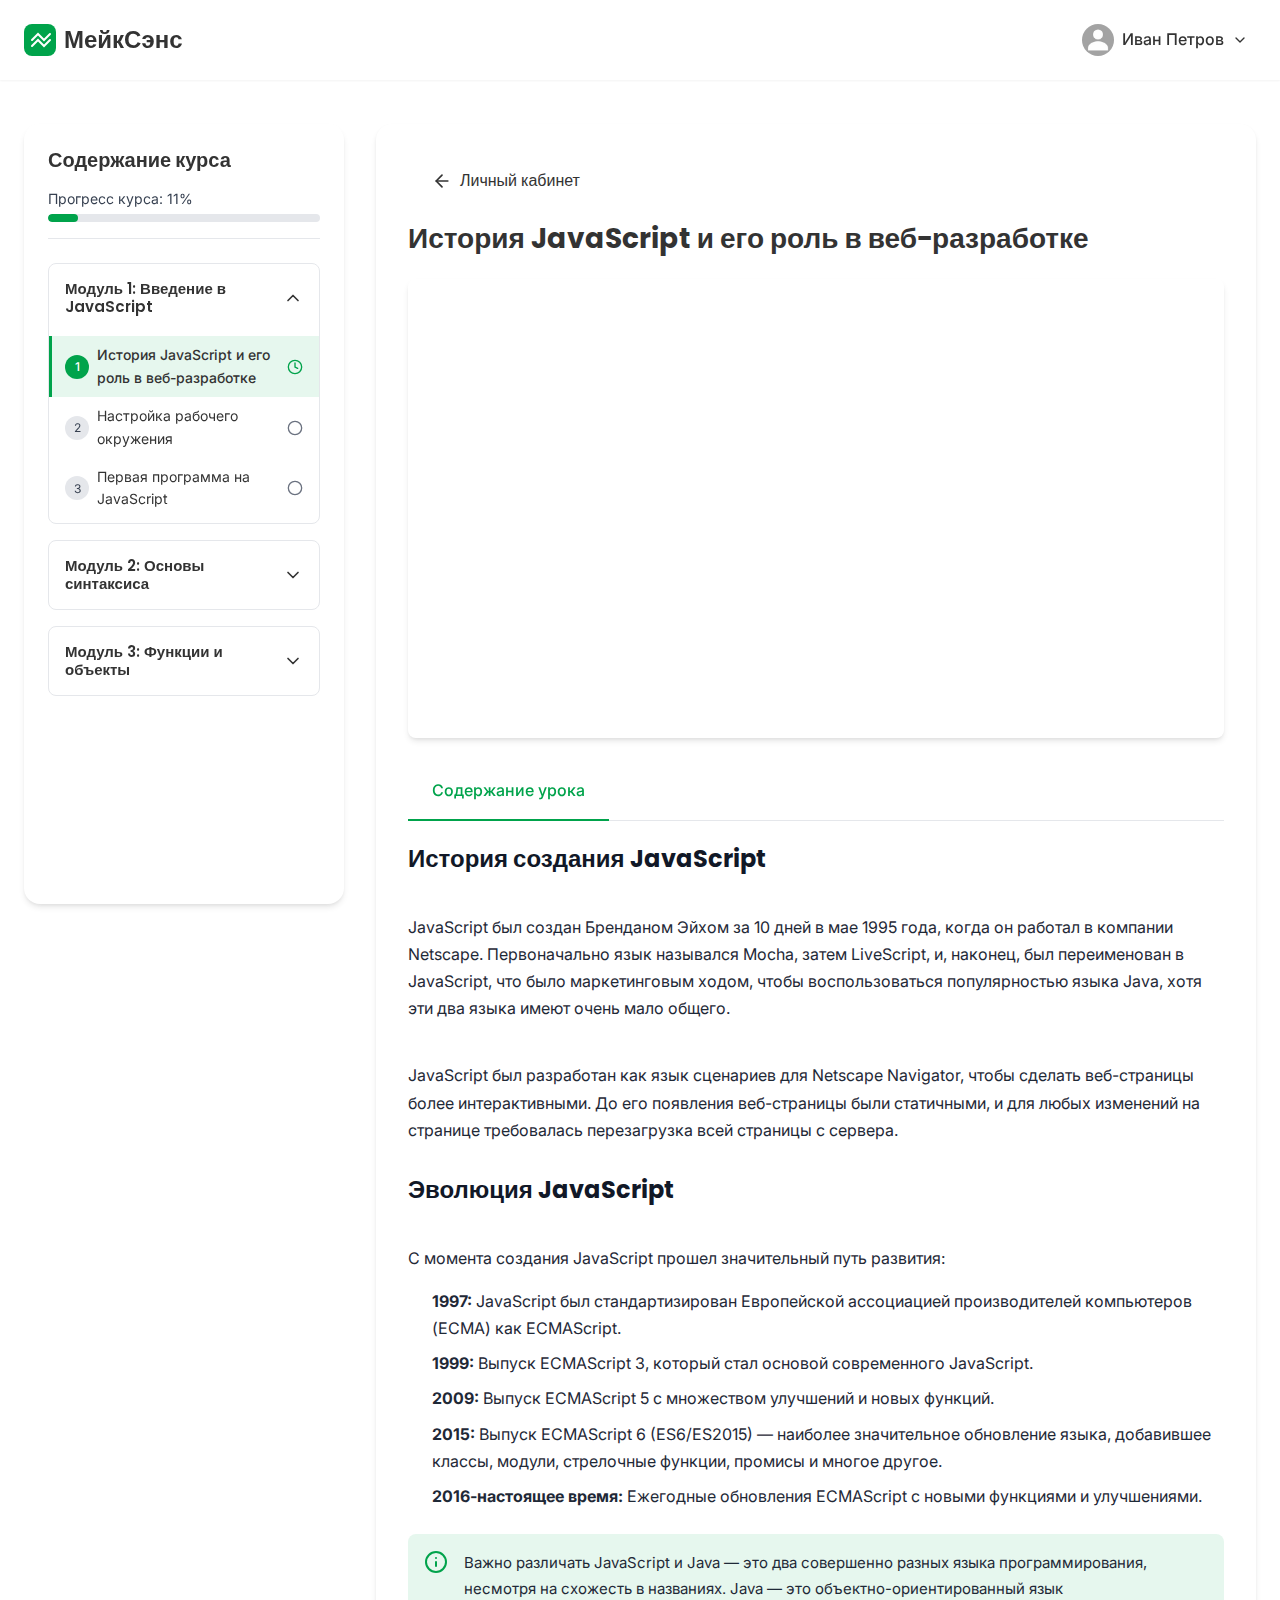
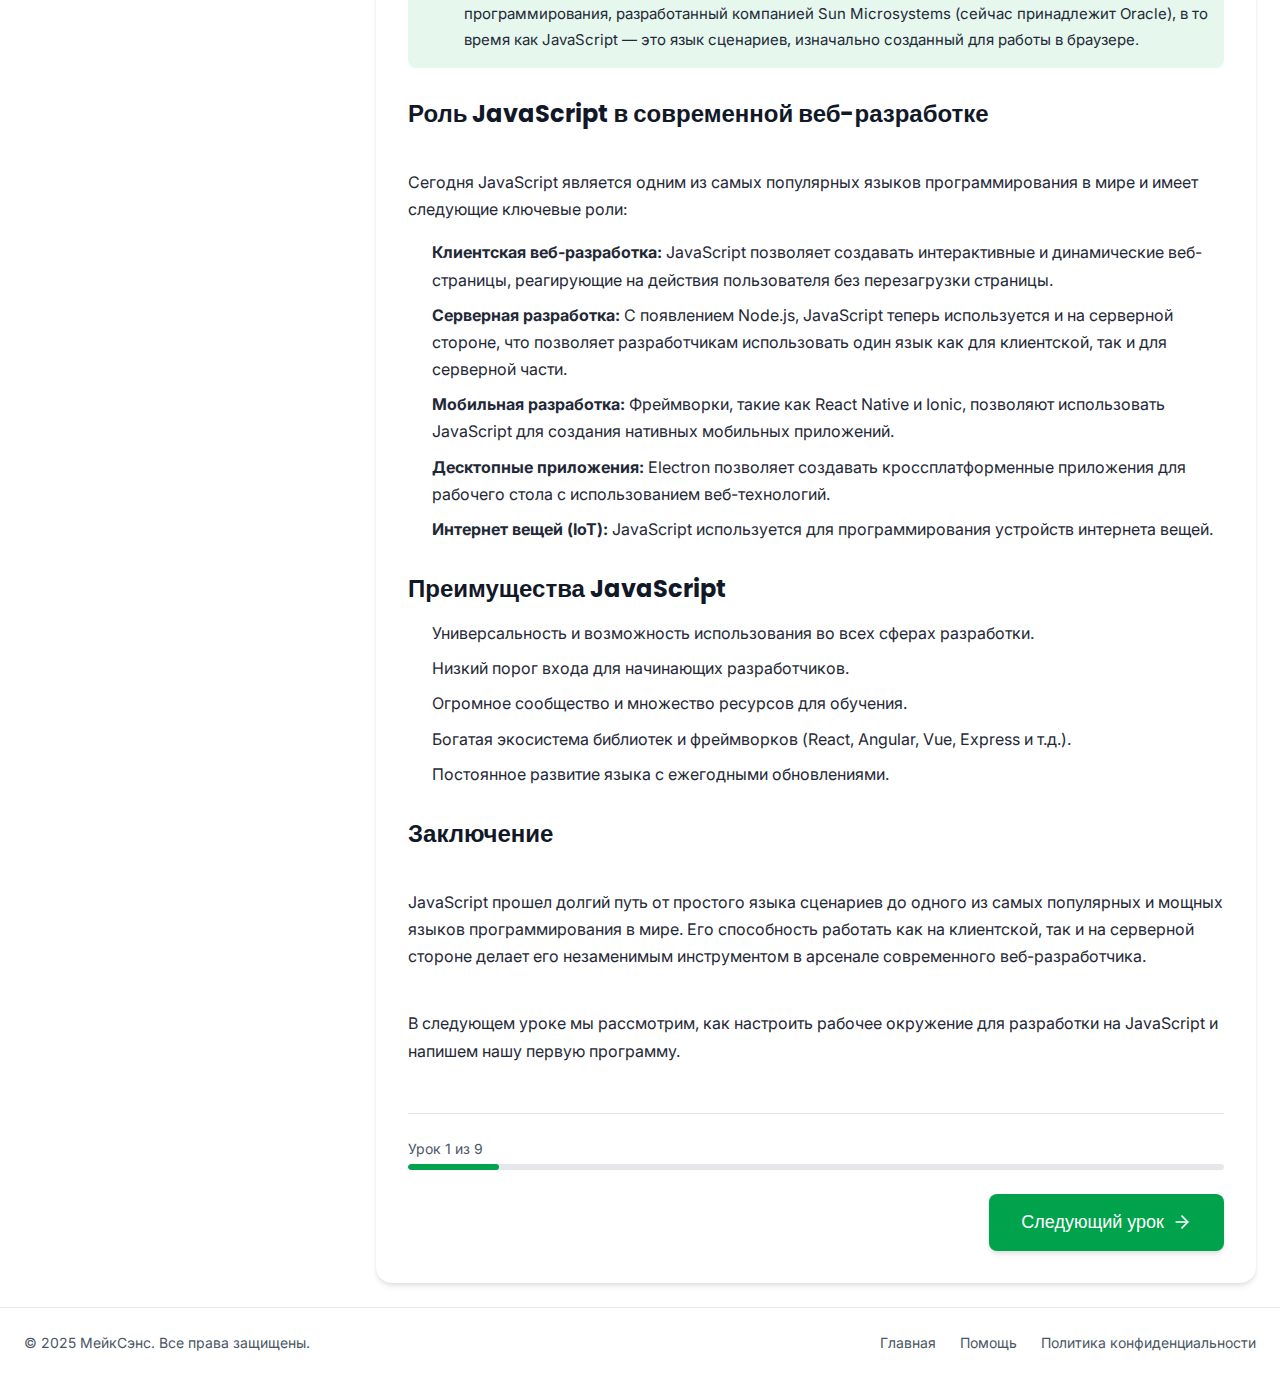
<file: student-learning.html>
﻿<!DOCTYPE html>
<html lang="ru">
<head>
    <meta charset="UTF-8">
    <meta name="viewport" content="width=device-width, initial-scale=1.0">
    <title>JavaScript для начинающих: Урок 1 | МейкСэнс - Современная платформа для онлайн обучения</title>
    <meta name="description" content="Изучение курса JavaScript для начинающих на платформе МейкСэнс">
    <link rel="preconnect" href="https://fonts.googleapis.com">
    <link rel="preconnect" href="https://fonts.gstatic.com" crossorigin>
    <link href="https://fonts.googleapis.com/css2?family=Inter:wght@400;500&family=Poppins:wght@500;600;700&display=swap" rel="stylesheet">
    <link rel="stylesheet" href="css/styles.css">
    <link rel="stylesheet" href="css/learning.css">
</head>
<body>
    <!-- Прелоадер -->
    <div class="preloader">
        <div class="preloader__spinner"></div>
        <h2 class="preloader__text">МейкСэнс</h2>
    </div>
    
    <!-- Шапка сайта -->
    <header class="header">
        <div class="container header__container">
            <a href="index.html" class="logo">
                <svg class="logo__icon" width="32" height="32" viewBox="0 0 32 32" fill="none" xmlns="http://www.w3.org/2000/svg">
                    <rect width="32" height="32" rx="8" fill="#00a34b"/>
                    <path d="M8 16L14 10L20 16L26 10" stroke="white" stroke-width="2" stroke-linecap="round"/>
                    <path d="M8 22L14 16L20 22L26 16" stroke="white" stroke-width="2" stroke-linecap="round"/>
                </svg>
                <span class="logo__text">МейкСэнс</span>
            </a>
            
            <div class="header__right">
                <button class="sidebar-toggle" aria-label="Показать/скрыть содержание курса">
                    <span></span>
                    <span></span>
                    <span></span>
                </button>
                
                <div class="course-title">JavaScript для начинающих</div>
                
                <div class="user-menu">
                    <div class="user-menu__trigger">
                        <img src="images/avatar.jpg" alt="Аватар пользователя" class="user-menu__avatar">
                        <span class="user-menu__name">Иван Петров</span>
                        <svg class="user-menu__arrow" width="16" height="16" viewBox="0 0 24 24" fill="none" xmlns="http://www.w3.org/2000/svg">
                            <path d="M6 9L12 15L18 9" stroke="currentColor" stroke-width="2" stroke-linecap="round" stroke-linejoin="round"/>
                        </svg>
                    </div>
                    <div class="user-menu__dropdown">
                        <a href="student-dashboard.html" class="user-menu__link">
                            <svg width="20" height="20" viewBox="0 0 24 24" fill="none" xmlns="http://www.w3.org/2000/svg">
                                <path d="M3 9L12 2L21 9V20C21 20.5304 20.7893 21.0391 20.4142 21.4142C20.0391 21.7893 19.5304 22 19 22H5C4.46957 22 3.96086 21.7893 3.58579 21.4142C3.21071 21.0391 3 20.5304 3 20V9Z" stroke="currentColor" stroke-width="2" stroke-linecap="round" stroke-linejoin="round"/>
                                <path d="M9 22V12H15V22" stroke="currentColor" stroke-width="2" stroke-linecap="round" stroke-linejoin="round"/>
                            </svg>
                            <span>Личный кабинет</span>
                        </a>
                        <a href="index.html" class="user-menu__link">
                            <svg width="20" height="20" viewBox="0 0 24 24" fill="none" xmlns="http://www.w3.org/2000/svg">
                                <path d="M9 21H5C4.46957 21 3.96086 20.7893 3.58579 20.4142C3.21071 20.0391 3 19.5304 3 19V5C3 4.46957 3.21071 3.96086 3.58579 3.58579C3.96086 3.21071 4.46957 3 5 3H9" stroke="currentColor" stroke-width="2" stroke-linecap="round" stroke-linejoin="round"/>
                                <path d="M16 17L21 12L16 7" stroke="currentColor" stroke-width="2" stroke-linecap="round" stroke-linejoin="round"/>
                                <path d="M21 12H9" stroke="currentColor" stroke-width="2" stroke-linecap="round" stroke-linejoin="round"/>
                            </svg>
                            <span>Выйти</span>
                        </a>
                    </div>
                </div>
            </div>
        </div>
    </header>
    
    <div class="learning-container">
        <div class="container">
            <div class="learning-wrapper">
                <!-- Левая колонка - Содержание курса -->
                <aside class="course-sidebar">
                    <div class="course-sidebar__header">
                        <h2 class="course-sidebar__title">Содержание курса</h2>
                        <button class="course-sidebar__close" aria-label="Закрыть содержание">
                            <svg width="24" height="24" viewBox="0 0 24 24" fill="none" xmlns="http://www.w3.org/2000/svg">
                                <path d="M18 6L6 18" stroke="currentColor" stroke-width="2" stroke-linecap="round" stroke-linejoin="round"/>
                                <path d="M6 6L18 18" stroke="currentColor" stroke-width="2" stroke-linecap="round" stroke-linejoin="round"/>
                            </svg>
                        </button>
                    </div>
                    
                    <div class="course-progress">
                        <div class="course-progress__text">Прогресс курса: <span id="progressPercent">35%</span></div>
                        <div class="course-progress__bar">
                            <div class="course-progress__fill" style="width: 35%"></div>
                        </div>
                    </div>
                    
                    <nav class="course-navigation">
                        <div class="course-module">
                            <div class="course-module__header">
                                <h3 class="course-module__title">Модуль 1: Введение в JavaScript</h3>
                                <svg class="course-module__icon" width="20" height="20" viewBox="0 0 24 24" fill="none" xmlns="http://www.w3.org/2000/svg">
                                    <path d="M6 9L12 15L18 9" stroke="currentColor" stroke-width="2" stroke-linecap="round" stroke-linejoin="round"/>
                                </svg>
                            </div>
                            <ul class="course-module__lessons">
                                <li class="course-module__lesson course-module__lesson--active" data-lesson-id="1">
                                    <span class="course-module__lesson-number">1</span>
                                    <span class="course-module__lesson-title">История JavaScript и его роль в веб-разработке</span>
                                    <span class="course-module__lesson-status">
                                        <svg width="16" height="16" viewBox="0 0 24 24" fill="none" xmlns="http://www.w3.org/2000/svg">
                                            <path d="M12 22C17.5228 22 22 17.5228 22 12C22 6.47715 17.5228 2 12 2C6.47715 2 2 6.47715 2 12C2 17.5228 6.47715 22 12 22Z" stroke="currentColor" stroke-width="2"/>
                                            <path d="M12 6V12L16 14" stroke="currentColor" stroke-width="2" stroke-linecap="round"/>
                                        </svg>
                                    </span>
                                </li>
                                <li class="course-module__lesson" data-lesson-id="2">
                                    <span class="course-module__lesson-number">2</span>
                                    <span class="course-module__lesson-title">Настройка рабочего окружения</span>
                                    <span class="course-module__lesson-status">
                                        <svg width="16" height="16" viewBox="0 0 24 24" fill="none" xmlns="http://www.w3.org/2000/svg">
                                            <circle cx="12" cy="12" r="10" stroke="currentColor" stroke-width="2"/>
                                        </svg>
                                    </span>
                                </li>
                                <li class="course-module__lesson" data-lesson-id="3">
                                    <span class="course-module__lesson-number">3</span>
                                    <span class="course-module__lesson-title">Первая программа на JavaScript</span>
                                    <span class="course-module__lesson-status">
                                        <svg width="16" height="16" viewBox="0 0 24 24" fill="none" xmlns="http://www.w3.org/2000/svg">
                                            <circle cx="12" cy="12" r="10" stroke="currentColor" stroke-width="2"/>
                                        </svg>
                                    </span>
                                </li>
                            </ul>
                        </div>
                        
                        <div class="course-module">
                            <div class="course-module__header">
                                <h3 class="course-module__title">Модуль 2: Основы синтаксиса</h3>
                                <svg class="course-module__icon" width="20" height="20" viewBox="0 0 24 24" fill="none" xmlns="http://www.w3.org/2000/svg">
                                    <path d="M6 9L12 15L18 9" stroke="currentColor" stroke-width="2" stroke-linecap="round" stroke-linejoin="round"/>
                                </svg>
                            </div>
                            <ul class="course-module__lessons">
                                <li class="course-module__lesson" data-lesson-id="4">
                                    <span class="course-module__lesson-number">4</span>
                                    <span class="course-module__lesson-title">Переменные и типы данных</span>
                                    <span class="course-module__lesson-status">
                                        <svg width="16" height="16" viewBox="0 0 24 24" fill="none" xmlns="http://www.w3.org/2000/svg">
                                            <circle cx="12" cy="12" r="10" stroke="currentColor" stroke-width="2"/>
                                        </svg>
                                    </span>
                                </li>
                                <li class="course-module__lesson" data-lesson-id="5">
                                    <span class="course-module__lesson-number">5</span>
                                    <span class="course-module__lesson-title">Операторы и выражения</span>
                                    <span class="course-module__lesson-status">
                                        <svg width="16" height="16" viewBox="0 0 24 24" fill="none" xmlns="http://www.w3.org/2000/svg">
                                            <circle cx="12" cy="12" r="10" stroke="currentColor" stroke-width="2"/>
                                        </svg>
                                    </span>
                                </li>
                                <li class="course-module__lesson" data-lesson-id="6">
                                    <span class="course-module__lesson-number">6</span>
                                    <span class="course-module__lesson-title">Условные конструкции</span>
                                    <span class="course-module__lesson-status">
                                        <svg width="16" height="16" viewBox="0 0 24 24" fill="none" xmlns="http://www.w3.org/2000/svg">
                                            <circle cx="12" cy="12" r="10" stroke="currentColor" stroke-width="2"/>
                                        </svg>
                                    </span>
                                </li>
                            </ul>
                        </div>
                        
                        <div class="course-module">
                            <div class="course-module__header">
                                <h3 class="course-module__title">Модуль 3: Функции и объекты</h3>
                                <svg class="course-module__icon" width="20" height="20" viewBox="0 0 24 24" fill="none" xmlns="http://www.w3.org/2000/svg">
                                    <path d="M6 9L12 15L18 9" stroke="currentColor" stroke-width="2" stroke-linecap="round" stroke-linejoin="round"/>
                                </svg>
                            </div>
                            <ul class="course-module__lessons">
                                <li class="course-module__lesson" data-lesson-id="7">
                                    <span class="course-module__lesson-number">7</span>
                                    <span class="course-module__lesson-title">Основы функций</span>
                                    <span class="course-module__lesson-status">
                                        <svg width="16" height="16" viewBox="0 0 24 24" fill="none" xmlns="http://www.w3.org/2000/svg">
                                            <circle cx="12" cy="12" r="10" stroke="currentColor" stroke-width="2"/>
                                        </svg>
                                    </span>
                                </li>
                                <li class="course-module__lesson" data-lesson-id="8">
                                    <span class="course-module__lesson-number">8</span>
                                    <span class="course-module__lesson-title">Создание и использование объектов</span>
                                    <span class="course-module__lesson-status">
                                        <svg width="16" height="16" viewBox="0 0 24 24" fill="none" xmlns="http://www.w3.org/2000/svg">
                                            <circle cx="12" cy="12" r="10" stroke="currentColor" stroke-width="2"/>
                                        </svg>
                                    </span>
                                </li>
                                <li class="course-module__lesson" data-lesson-id="9">
                                    <span class="course-module__lesson-number">9</span>
                                    <span class="course-module__lesson-title">Массивы и их методы</span>
                                    <span class="course-module__lesson-status">
                                        <svg width="16" height="16" viewBox="0 0 24 24" fill="none" xmlns="http://www.w3.org/2000/svg">
                                            <circle cx="12" cy="12" r="10" stroke="currentColor" stroke-width="2"/>
                                        </svg>
                                    </span>
                                </li>
                            </ul>
                        </div>
                    </nav>
                </aside>
                
                <!-- Правая колонка - Основной контент -->
                <main class="learning-content">
                    <div class="learning-header">
                        <div class="learning-header__back">
                            <a href="student-dashboard.html" class="btn btn--ghost btn--icon">
                                <svg width="20" height="20" viewBox="0 0 24 24" fill="none" xmlns="http://www.w3.org/2000/svg">
                                    <path d="M19 12H5" stroke="currentColor" stroke-width="2" stroke-linecap="round" stroke-linejoin="round"/>
                                    <path d="M12 19L5 12L12 5" stroke="currentColor" stroke-width="2" stroke-linecap="round" stroke-linejoin="round"/>
                                </svg>
                                <span>Личный кабинет</span>
                            </a>
                        </div>
                        <h1 class="learning-header__title">История JavaScript и его роль в веб-разработке</h1>
                    </div>
                    
                    <div class="video-container">
                        <iframe src="https://vkvideo.ru/video_ext.php?oid=-152990965&id=456239540&hd=1" width="816" height="459" allow="autoplay; encrypted-media; fullscreen; picture-in-picture; screen-wake-lock;" frameborder="0" allowfullscreen></iframe>
                    </div>
                    
                    <div class="learning-tabs">
                        <button class="learning-tabs__tab learning-tabs__tab--active" data-tab="content">Содержание урока</button>
                    </div>
                    
                    <div class="learning-tab-content" id="content">
                        <article class="lesson-content">
                            <h2 class="lesson-content__title">История создания JavaScript</h2>
                            
                            <p class="lesson-content__text">JavaScript был создан Бренданом Эйхом за 10 дней в мае 1995 года, когда он работал в компании Netscape. Первоначально язык назывался Mocha, затем LiveScript, и, наконец, был переименован в JavaScript, что было маркетинговым ходом, чтобы воспользоваться популярностью языка Java, хотя эти два языка имеют очень мало общего.</p>
                            
                            <p class="lesson-content__text">JavaScript был разработан как язык сценариев для Netscape Navigator, чтобы сделать веб-страницы более интерактивными. До его появления веб-страницы были статичными, и для любых изменений на странице требовалась перезагрузка всей страницы с сервера.</p>
                            
                            <h2 class="lesson-content__title">Эволюция JavaScript</h2>
                            
                            <p class="lesson-content__text">С момента создания JavaScript прошел значительный путь развития:</p>
                            
                            <ul class="lesson-content__list">
                                <li><strong>1997:</strong> JavaScript был стандартизирован Европейской ассоциацией производителей компьютеров (ECMA) как ECMAScript.</li>
                                <li><strong>1999:</strong> Выпуск ECMAScript 3, который стал основой современного JavaScript.</li>
                                <li><strong>2009:</strong> Выпуск ECMAScript 5 с множеством улучшений и новых функций.</li>
                                <li><strong>2015:</strong> Выпуск ECMAScript 6 (ES6/ES2015) — наиболее значительное обновление языка, добавившее классы, модули, стрелочные функции, промисы и многое другое.</li>
                                <li><strong>2016-настоящее время:</strong> Ежегодные обновления ECMAScript с новыми функциями и улучшениями.</li>
                            </ul>
                            
                            <div class="lesson-content__note">
                                <div class="lesson-content__note-icon">
                                    <svg width="24" height="24" viewBox="0 0 24 24" fill="none" xmlns="http://www.w3.org/2000/svg">
                                        <path d="M12 22C17.5228 22 22 17.5228 22 12C22 6.47715 17.5228 2 12 2C6.47715 2 2 6.47715 2 12C2 17.5228 6.47715 22 12 22Z" stroke="currentColor" stroke-width="2" stroke-linecap="round" stroke-linejoin="round"/>
                                        <path d="M12 16V12" stroke="currentColor" stroke-width="2" stroke-linecap="round" stroke-linejoin="round"/>
                                        <path d="M12 8H12.01" stroke="currentColor" stroke-width="2" stroke-linecap="round" stroke-linejoin="round"/>
                                    </svg>
                                </div>
                                <div class="lesson-content__note-text">
                                    <p>Важно различать JavaScript и Java — это два совершенно разных языка программирования, несмотря на схожесть в названиях. Java — это объектно-ориентированный язык программирования, разработанный компанией Sun Microsystems (сейчас принадлежит Oracle), в то время как JavaScript — это язык сценариев, изначально созданный для работы в браузере.</p>
                                </div>
                            </div>
                            
                            <h2 class="lesson-content__title">Роль JavaScript в современной веб-разработке</h2>
                            
                            <p class="lesson-content__text">Сегодня JavaScript является одним из самых популярных языков программирования в мире и имеет следующие ключевые роли:</p>
                            
                            <ol class="lesson-content__list">
                                <li><strong>Клиентская веб-разработка:</strong> JavaScript позволяет создавать интерактивные и динамические веб-страницы, реагирующие на действия пользователя без перезагрузки страницы.</li>
                                <li><strong>Серверная разработка:</strong> С появлением Node.js, JavaScript теперь используется и на серверной стороне, что позволяет разработчикам использовать один язык как для клиентской, так и для серверной части.</li>
                                <li><strong>Мобильная разработка:</strong> Фреймворки, такие как React Native и Ionic, позволяют использовать JavaScript для создания нативных мобильных приложений.</li>
                                <li><strong>Десктопные приложения:</strong> Electron позволяет создавать кроссплатформенные приложения для рабочего стола с использованием веб-технологий.</li>
                                <li><strong>Интернет вещей (IoT):</strong> JavaScript используется для программирования устройств интернета вещей.</li>
                            </ol>          
                            
                            <h2 class="lesson-content__title">Преимущества JavaScript</h2>
                            
                            <ul class="lesson-content__list">
                                <li>Универсальность и возможность использования во всех сферах разработки.</li>
                                <li>Низкий порог входа для начинающих разработчиков.</li>
                                <li>Огромное сообщество и множество ресурсов для обучения.</li>
                                <li>Богатая экосистема библиотек и фреймворков (React, Angular, Vue, Express и т.д.).</li>
                                <li>Постоянное развитие языка с ежегодными обновлениями.</li>
                            </ul>
                            
                            <h2 class="lesson-content__title">Заключение</h2>
                            
                            <p class="lesson-content__text">JavaScript прошел долгий путь от простого языка сценариев до одного из самых популярных и мощных языков программирования в мире. Его способность работать как на клиентской, так и на серверной стороне делает его незаменимым инструментом в арсенале современного веб-разработчика.</p>
                            
                            <p class="lesson-content__text">В следующем уроке мы рассмотрим, как настроить рабочее окружение для разработки на JavaScript и напишем нашу первую программу.</p>
                        </article>
                    </div>
                    
                    <div class="learning-footer">
                        <div class="learning-footer__progress">
                            <div class="learning-footer__progress-text">Урок 1 из 9</div>
                            <div class="learning-footer__progress-bar">
                                <div class="learning-footer__progress-fill" style="width: 11%"></div>
                            </div>
                        </div>
                        
                        <div class="learning-footer__actions">
                            <button class="btn btn--primary btn--lg learning-footer__next" id="nextLessonBtn">
                                <span>Следующий урок</span>
                                <svg width="20" height="20" viewBox="0 0 24 24" fill="none" xmlns="http://www.w3.org/2000/svg">
                                    <path d="M5 12H19" stroke="currentColor" stroke-width="2" stroke-linecap="round" stroke-linejoin="round"/>
                                    <path d="M12 5L19 12L12 19" stroke="currentColor" stroke-width="2" stroke-linecap="round" stroke-linejoin="round"/>
                                </svg>
                            </button>
                        </div>
                    </div>
                </main>
            </div>
        </div>
    </div>
    
    <!-- Минималистичный футер -->
    <footer class="minimal-footer">
        <div class="container">
            <div class="minimal-footer__content">
                <div class="minimal-footer__copyright">© 2025 МейкСэнс. Все права защищены.</div>
                <div class="minimal-footer__links">
                    <a href="index.html" class="minimal-footer__link">Главная</a>
                    <a href="#" class="minimal-footer__link">Помощь</a>
                    <a href="#" class="minimal-footer__link">Политика конфиденциальности</a>
                </div>
            </div>
        </div>
    </footer>
    
    <script src="js/script.js"></script>
    <script src="js/learning.js"></script>
</body>
</html>
</file>
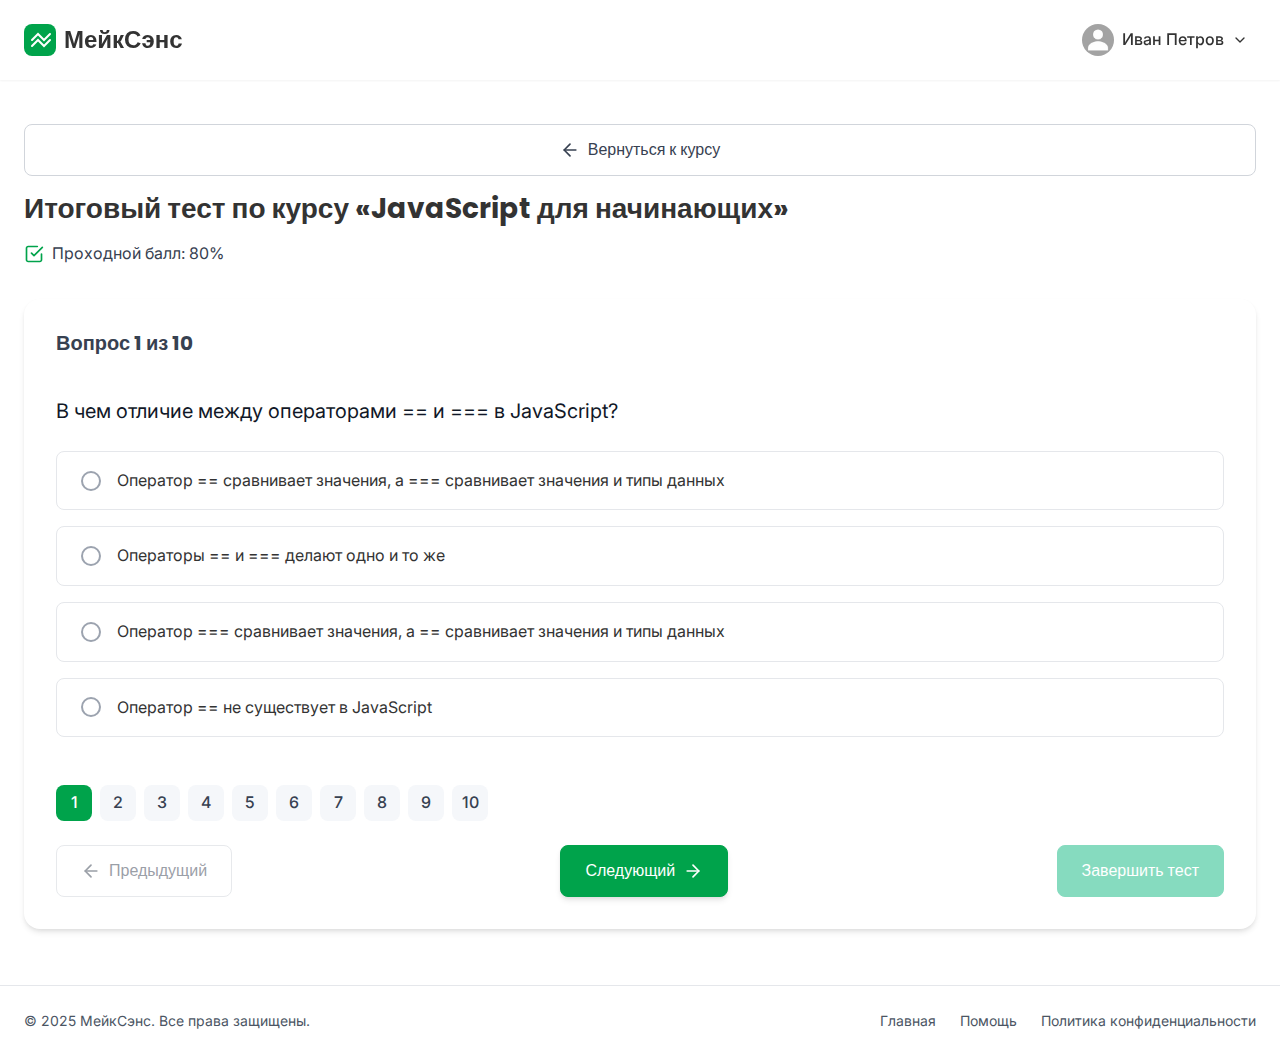
<file: student-test.html>
﻿<!DOCTYPE html>
<html lang="ru">
<head>
    <meta charset="UTF-8">
    <meta name="viewport" content="width=device-width, initial-scale=1.0">
    <title>Итоговый тест: JavaScript для начинающих | МейкСэнс - Современная платформа для онлайн обучения</title>
    <meta name="description" content="Тестирование по курсу JavaScript для начинающих на платформе МейкСэнс">
    <link rel="preconnect" href="https://fonts.googleapis.com">
    <link rel="preconnect" href="https://fonts.gstatic.com" crossorigin>
    <link href="https://fonts.googleapis.com/css2?family=Inter:wght@400;500&family=Poppins:wght@500;600;700&display=swap" rel="stylesheet">
    <link rel="stylesheet" href="css/styles.css">
    <link rel="stylesheet" href="css/test.css">
</head>
<body>
    <!-- Прелоадер -->
    <div class="preloader">
        <div class="preloader__spinner"></div>
        <h2 class="preloader__text">МейкСэнс</h2>
    </div>
    
    <!-- Шапка сайта -->
    <header class="header">
        <div class="container header__container">
            <a href="index.html" class="logo">
                <svg class="logo__icon" width="32" height="32" viewBox="0 0 32 32" fill="none" xmlns="http://www.w3.org/2000/svg">
                    <rect width="32" height="32" rx="8" fill="#00a34b"/>
                    <path d="M8 16L14 10L20 16L26 10" stroke="white" stroke-width="2" stroke-linecap="round"/>
                    <path d="M8 22L14 16L20 22L26 16" stroke="white" stroke-width="2" stroke-linecap="round"/>
                </svg>
                <span class="logo__text">МейкСэнс</span>
            </a>
            
            <div class="header__right">
                
                <div class="user-menu">
                    <div class="user-menu__trigger">
                        <img src="images/avatar.jpg" alt="Аватар пользователя" class="user-menu__avatar">
                        <span class="user-menu__name">Иван Петров</span>
                        <svg class="user-menu__arrow" width="16" height="16" viewBox="0 0 24 24" fill="none" xmlns="http://www.w3.org/2000/svg">
                            <path d="M6 9L12 15L18 9" stroke="currentColor" stroke-width="2" stroke-linecap="round" stroke-linejoin="round"/>
                        </svg>
                    </div>
                    <div class="user-menu__dropdown">
                        <a href="student-dashboard.html" class="user-menu__link">
                            <svg width="20" height="20" viewBox="0 0 24 24" fill="none" xmlns="http://www.w3.org/2000/svg">
                                <path d="M3 9L12 2L21 9V20C21 20.5304 20.7893 21.0391 20.4142 21.4142C20.0391 21.7893 19.5304 22 19 22H5C4.46957 22 3.96086 21.7893 3.58579 21.4142C3.21071 21.0391 3 20.5304 3 20V9Z" stroke="currentColor" stroke-width="2" stroke-linecap="round" stroke-linejoin="round"/>
                                <path d="M9 22V12H15V22" stroke="currentColor" stroke-width="2" stroke-linecap="round" stroke-linejoin="round"/>
                            </svg>
                            <span>Личный кабинет</span>
                        </a>
                        <a href="index.html" class="user-menu__link">
                            <svg width="20" height="20" viewBox="0 0 24 24" fill="none" xmlns="http://www.w3.org/2000/svg">
                                <path d="M9 21H5C4.46957 21 3.96086 20.7893 3.58579 20.4142C3.21071 20.0391 3 19.5304 3 19V5C3 4.46957 3.21071 3.96086 3.58579 3.58579C3.96086 3.21071 4.46957 3 5 3H9" stroke="currentColor" stroke-width="2" stroke-linecap="round" stroke-linejoin="round"/>
                                <path d="M16 17L21 12L16 7" stroke="currentColor" stroke-width="2" stroke-linecap="round" stroke-linejoin="round"/>
                                <path d="M21 12H9" stroke="currentColor" stroke-width="2" stroke-linecap="round" stroke-linejoin="round"/>
                            </svg>
                            <span>Выйти</span>
                        </a>
                    </div>
                </div>
            </div>
        </div>
    </header>
    
    <main class="test-container">
        <div class="container">
            <!-- Верхняя часть -->
            <div class="test-header">
                <div class="test-header__back">
                    <a href="student-learning.html" class="btn btn--ghost btn--icon">
                        <svg width="20" height="20" viewBox="0 0 24 24" fill="none" xmlns="http://www.w3.org/2000/svg">
                            <path d="M19 12H5" stroke="currentColor" stroke-width="2" stroke-linecap="round" stroke-linejoin="round"/>
                            <path d="M12 19L5 12L12 5" stroke="currentColor" stroke-width="2" stroke-linecap="round" stroke-linejoin="round"/>
                        </svg>
                        <span>Вернуться к курсу</span>
                    </a>
                </div>
                <h1 class="test-header__title">Итоговый тест по курсу «JavaScript для начинающих»</h1>
                <div class="test-header__info">
                    <div class="test-header__info-item">
                        <svg width="20" height="20" viewBox="0 0 24 24" fill="none" xmlns="http://www.w3.org/2000/svg">
                            <path d="M9 11L12 14L22 4" stroke="currentColor" stroke-width="2" stroke-linecap="round" stroke-linejoin="round"/>
                            <path d="M21 12V19C21 19.5304 20.7893 20.0391 20.4142 20.4142C20.0391 20.7893 19.5304 21 19 21H5C4.46957 21 3.96086 20.7893 3.58579 20.4142C3.21071 20.0391 3 19.5304 3 19V5C3 4.46957 3.21071 3.96086 3.58579 3.58579C3.96086 3.21071 4.46957 3 5 3H16" stroke="currentColor" stroke-width="2" stroke-linecap="round" stroke-linejoin="round"/>
                        </svg>
                        <span>Проходной балл: 80%</span>
                    </div>
                </div>
            </div>
            
            <!-- Блок с тестом -->
            <div class="test-content">
                <!-- Блок вопроса (будет меняться через JavaScript) -->
                <div class="question-container" id="questionContainer">
                    <div class="question">
                        <h2 class="question__number">Вопрос <span id="currentQuestionNumber">1</span> из <span id="totalQuestions">10</span></h2>
                        <p class="question__text" id="questionText">В чем отличие между операторами == и === в JavaScript?</p>
                        
                        <div class="question__options" id="optionsContainer">
                            <!-- Варианты ответов будут добавлены через JavaScript -->
                        </div>
                    </div>
                </div>
                
                <!-- Навигационная панель -->
                <div class="test-navigation">
                    <div class="test-navigation__indicators" id="questionIndicators">
                        <!-- Индикаторы вопросов будут добавлены через JavaScript -->
                    </div>
                    
                    <div class="test-navigation__controls">
                        <button class="btn btn--ghost" id="prevBtn" disabled>
                            <svg width="20" height="20" viewBox="0 0 24 24" fill="none" xmlns="http://www.w3.org/2000/svg">
                                <path d="M19 12H5" stroke="currentColor" stroke-width="2" stroke-linecap="round" stroke-linejoin="round"/>
                                <path d="M12 19L5 12L12 5" stroke="currentColor" stroke-width="2" stroke-linecap="round" stroke-linejoin="round"/>
                            </svg>
                            <span>Предыдущий</span>
                        </button>
                        
                        <button class="btn btn--primary" id="nextBtn">
                            <span>Следующий</span>
                            <svg width="20" height="20" viewBox="0 0 24 24" fill="none" xmlns="http://www.w3.org/2000/svg">
                                <path d="M5 12H19" stroke="currentColor" stroke-width="2" stroke-linecap="round" stroke-linejoin="round"/>
                                <path d="M12 5L19 12L12 19" stroke="currentColor" stroke-width="2" stroke-linecap="round" stroke-linejoin="round"/>
                            </svg>
                        </button>
                        
                        <button class="btn btn--success" id="finishBtn" disabled>Завершить тест</button>
                    </div>
                </div>
            </div>
            
            <!-- Блок результатов (изначально скрыт) -->
            <div class="results-container" id="resultsContainer" style="display: none;">
                <h2 class="results-container__title">Результаты теста</h2>
                
                <div class="results-chart">
                    <div class="results-chart__circle">
                        <svg width="200" height="200" viewBox="0 0 200 200">
                            <circle cx="100" cy="100" r="90" fill="none" stroke="#e6e6e6" stroke-width="12"/>
                            <circle cx="100" cy="100" r="90" fill="none" stroke="#00a34b" stroke-width="12" stroke-dasharray="565.5" stroke-dashoffset="0" id="resultCircle"/>
                        </svg>
                        <div class="results-chart__percentage" id="resultPercentage">85%</div>
                    </div>
                </div>
                
                <div class="results-details">
                    <div class="results-details__item">
                        <span class="results-details__label">Правильных ответов:</span>
                        <span class="results-details__value" id="correctAnswers">8</span>
                    </div>
                    <div class="results-details__item">
                        <span class="results-details__label">Всего вопросов:</span>
                        <span class="results-details__value" id="totalQuestionsResult">10</span>
                    </div>
                    <div class="results-details__item">
                        <span class="results-details__label">Результат:</span>
                        <span class="results-details__value results-details__value--success" id="resultStatus">Тест пройден</span>
                    </div>
                </div>
                
                <div class="results-actions">
                    <a href="student-learning.html" class="btn btn--ghost">Вернуться к курсу</a>
                    <a href="student-dashboard.html" class="btn btn--primary">Личный кабинет</a>
                </div>
            </div>
        </div>
    </main>
    
    <!-- Минималистичный футер -->
    <footer class="minimal-footer">
        <div class="container">
            <div class="minimal-footer__content">
                <div class="minimal-footer__copyright">© 2025 МейкСэнс. Все права защищены.</div>
                <div class="minimal-footer__links">
                    <a href="index.html" class="minimal-footer__link">Главная</a>
                    <a href="#" class="minimal-footer__link">Помощь</a>
                    <a href="#" class="minimal-footer__link">Политика конфиденциальности</a>
                </div>
            </div>
        </div>
    </footer>
    
    <script src="js/script.js"></script>
    <script src="js/test.js"></script>
</body>
</html>
</file>
<file: css/styles.css>
﻿/* Переменные */
:root {
    /* Цвета */
    --color-primary: #00a34b;
    --color-primary-light: #e6f7ee;
    --color-primary-dark: #007f39;
    --color-white: #ffffff;
    --color-gray-100: #f5f7fa;
    --color-gray-200: #e5e7eb;
    --color-gray-300: #d1d5db;
    --color-gray-400: #9ca3af;
    --color-gray-500: #6b7280;
    --color-gray-600: #4b5563;
    --color-gray-700: #374151;
    --color-gray-800: #1f2937;
    --color-gray-900: #111827;
    --color-text: #333333;
    --color-accent: #9c89b8;
    --color-accent-light: #d0bdf4;
    --color-error: #ef4444;
    --color-success: #10b981;
    --color-warning: #f59e0b;
    --color-info: #3b82f6;
    
    /* Типографика */
    --font-heading: 'Poppins', sans-serif;
    --font-body: 'Inter', sans-serif;
    
    /* Отступы */
    --spacing-xs: 0.25rem;
    --spacing-sm: 0.5rem;
    --spacing-md: 1rem;
    --spacing-lg: 1.5rem;
    --spacing-xl: 2rem;
    --spacing-2xl: 3rem;
    --spacing-3xl: 4rem;
    --spacing-4xl: 6rem;
    
    /* Границы */
    --border-radius-sm: 0.25rem;
    --border-radius-md: 0.5rem;
    --border-radius-lg: 1rem;
    --border-radius-xl: 1.5rem;
    --border-radius-full: 9999px;
    
    /* Тени */
    --shadow-sm: 0 1px 2px 0 rgba(0, 0, 0, 0.05);
    --shadow-md: 0 4px 6px -1px rgba(0, 0, 0, 0.1), 0 2px 4px -1px rgba(0, 0, 0, 0.06);
    --shadow-lg: 0 10px 15px -3px rgba(0, 0, 0, 0.1), 0 4px 6px -2px rgba(0, 0, 0, 0.05);
    --shadow-xl: 0 20px 25px -5px rgba(0, 0, 0, 0.1), 0 10px 10px -5px rgba(0, 0, 0, 0.04);
    
    /* Переходы */
    --transition-fast: 150ms ease;
    --transition-normal: 300ms ease;
    --transition-slow: 500ms ease;
    
    /* Z-индексы */
    --z-index-dropdown: 1000;
    --z-index-sticky: 1020;
    --z-index-fixed: 1030;
    --z-index-modal-backdrop: 1040;
    --z-index-modal: 1050;
    --z-index-popover: 1060;
    --z-index-tooltip: 1070;
    --z-index-toast: 1080;
    --z-index-preloader: 9999;
}

/* Сброс стилей */
*, *::before, *::after {
    box-sizing: border-box;
    margin: 0;
    padding: 0;
}

html {
    font-size: 16px;
    scroll-behavior: smooth;
}

body {
    font-family: var(--font-body);
    font-weight: 400;
    line-height: 1.6;
    color: var(--color-text);
    background-color: var(--color-white);
    min-height: 100vh;
    position: relative;
    overflow-x: hidden;
}

img, picture, video, canvas, svg {
    display: block;
    max-width: 100%;
}

input, button, textarea, select {
    font: inherit;
    color: inherit;
}

a {
    color: inherit;
    text-decoration: none;
}

ul, ol {
    list-style: none;
}

h1, h2, h3, h4, h5, h6 {
    font-family: var(--font-heading);
    font-weight: 600;
    line-height: 1.2;
    margin-bottom: 1rem;
}

p {
    margin-bottom: 1rem;
	margin-top: 2.5rem;
}

button {
    cursor: pointer;
    border: none;
    background: none;
}

/* Типографика */
h1, .h1 {
    font-size: clamp(2rem, 5vw, 3.5rem);
    font-weight: 700;
}

h2, .h2 {
    font-size: clamp(1.5rem, 4vw, 2.5rem);
    font-weight: 700;
}

h3, .h3 {
    font-size: clamp(1.25rem, 3vw, 1.75rem);
    font-weight: 600;
}

h4, .h4 {
    font-size: clamp(1.1rem, 2vw, 1.5rem);
    font-weight: 600;
}

.section-title {
    text-align: center;
    margin-bottom: var(--spacing-2xl);
    position: relative;
}

.section-title::after {
    content: '';
    display: block;
    width: 80px;
    height: 4px;
    background: var(--color-primary);
    margin: var(--spacing-md) auto 0;
    border-radius: var(--border-radius-full);
}

/* Утилиты */
.container {
    width: 100%;
    max-width: 1280px;
    margin: 0 auto;
    padding: 0 var(--spacing-lg);
}

.visually-hidden {
    position: absolute;
    width: 1px;
    height: 1px;
    padding: 0;
    margin: -1px;
    overflow: hidden;
    clip: rect(0, 0, 0, 0);
    white-space: nowrap;
    border-width: 0;
}

/* Прелоадер */
.preloader {
    position: fixed;
    top: 0;
    left: 0;
    width: 100%;
    height: 100%;
    background-color: var(--color-white);
    display: flex;
    flex-direction: column;
    justify-content: center;
    align-items: center;
    z-index: var(--z-index-preloader);
    transition: opacity var(--transition-normal), visibility var(--transition-normal);
}

.preloader__spinner {
    width: 60px;
    height: 60px;
    border: 4px solid var(--color-primary-light);
    border-top: 4px solid var(--color-primary);
    border-radius: 50%;
    animation: spin 1s linear infinite;
    margin-bottom: var(--spacing-md);
}

.preloader__text {
    font-family: var(--font-heading);
    font-size: 1.5rem;
    font-weight: 600;
    color: var(--color-primary);
    letter-spacing: 2px;
    animation: pulse 1.5s ease-in-out infinite;
}

@keyframes spin {
    0% { transform: rotate(0deg); }
    100% { transform: rotate(360deg); }
}

@keyframes pulse {
    0% { opacity: 0.6; }
    50% { opacity: 1; }
    100% { opacity: 0.6; }
}

@keyframes fadeIn {
    from { opacity: 0; transform: translateX(50px); }
    to { opacity: 1; transform: translateX(0); }
}

.preloader.hidden {
    opacity: 0;
    visibility: hidden;
}

/* Стили кнопок */
.btn {
    display: inline-flex;
    align-items: center;
    justify-content: center;
    font-family: var(--font-heading);
    font-weight: 500;
    font-size: 1rem;
    padding: 0.75rem 1.5rem;
    border-radius: var(--border-radius-md);
    transition: all var(--transition-fast);
    white-space: nowrap;
}

.btn--primary {
    background-color: var(--color-primary);
    color: var(--color-white);
    box-shadow: var(--shadow-md);
}

.btn--primary:hover, .btn--primary:focus {
    background-color: var(--color-primary-dark);
    transform: translateY(-2px);
    box-shadow: var(--shadow-lg);
}

.btn--primary:active {
    transform: translateY(0);
}

.btn--outline {
    background-color: transparent;
    color: var(--color-gray-700);
    border: 1px solid var(--color-gray-300);
}

.btn--outline:hover, .btn--outline:focus {
    background-color: var(--color-gray-100);
    border-color: var(--color-gray-400);
}

.btn--lg {
    font-size: 1.125rem;
    padding: 0.875rem 2rem;
}

.btn--full {
    width: 100%;
}

/* Стили шапки */
.header {
    position: fixed;
    top: 0;
    left: 0;
    width: 100%;
    background-color: var(--color-white);
    box-shadow: var(--shadow-sm);
    padding: var(--spacing-md) 0;
    z-index: var(--z-index-sticky);
    transition: transform var(--transition-normal), box-shadow var(--transition-normal);
}

.header--scrolled {
    box-shadow: var(--shadow-md);
}

.header--hidden {
    transform: translateY(-100%);
}

.header__container {
    display: flex;
    align-items: center;
    justify-content: space-between;
}

.logo {
    display: flex;
    align-items: center;
    font-family: var(--font-heading);
    font-weight: 700;
    font-size: 1.5rem;
    color: var(--color-text);
}

.logo__icon {
    margin-right: var(--spacing-sm);
}

.logo--white {
    color: var(--color-white);
}

.nav {
    display: flex;
    align-items: center;
}

.nav__list {
    display: flex;
    gap: var(--spacing-xl);
}

.nav__link {
    position: relative;
    font-family: var(--font-heading);
    font-weight: 500;
    color: var(--color-gray-700);
    transition: color var(--transition-fast);
}

.nav__link:hover, .nav__link:focus {
    color: var(--color-primary);
}

.nav__link--active {
    color: var(--color-primary);
}

.nav__link--active::after {
    content: '';
    position: absolute;
    bottom: -4px;
    left: 0;
    right: 0;
    height: 2px;
    background-color: var(--color-primary);
    border-radius: var(--border-radius-full);
}

.nav-toggle {
    display: none;
    flex-direction: column;
    justify-content: space-between;
    width: 30px;
    height: 20px;
    background: transparent;
    border: none;
    cursor: pointer;
    padding: 0;
    z-index: 10;
}

.nav-toggle span {
    display: block;
    width: 100%;
    height: 2px;
    background-color: var(--color-text);
    border-radius: var(--border-radius-full);
    transition: all var(--transition-fast);
}

.nav-toggle.active span:nth-child(1) {
    transform: translateY(9px) rotate(45deg);
}

.nav-toggle.active span:nth-child(2) {
    opacity: 0;
}

.nav-toggle.active span:nth-child(3) {
    transform: translateY(-9px) rotate(-45deg);
}

.auth-buttons {
    display: flex;
    align-items: center;
    gap: var(--spacing-md);
}

/* Героический блок */
.hero {
    padding: calc(var(--spacing-4xl) + 60px) 0 var(--spacing-4xl);
    position: relative;
    overflow: hidden;
    background: linear-gradient(to bottom, var(--color-white) 0%, var(--color-gray-100) 100%);
}

.hero .container {
    display: grid;
    grid-template-columns: 1fr 1fr;
    align-items: center;
    gap: var(--spacing-3xl);
}

.hero__content {
    max-width: 600px;
}

.hero__title {
    margin-bottom: var(--spacing-lg);
    color: var(--color-gray-900);
}

.hero__subtitle {
    font-size: 1.25rem;
    margin-bottom: var(--spacing-xl);
    color: var(--color-gray-600);
}

.hero__buttons {
    display: flex;
    gap: var(--spacing-md);
}

.hero__image {
    position: relative;
    display: flex;
    justify-content: center;
    align-items: center;
}

.hero__image img {
    max-width: 100%;
    height: auto;
    filter: drop-shadow(0 10px 20px rgba(0, 0, 0, 0.1));
    transform: translateY(0);
    transition: transform 0.3s ease;
}

.hero__shapes {
    position: absolute;
    top: 0;
    left: 0;
    width: 100%;
    height: 100%;
    overflow: hidden;
    pointer-events: none;
}

.shape {
    position: absolute;
    border-radius: 50%;
    background: linear-gradient(135deg, var(--color-primary-light) 0%, var(--color-accent-light) 100%);
    opacity: 0.3;
}

.shape--1 {
    width: 300px;
    height: 300px;
    top: -100px;
    right: -100px;
}

.shape--2 {
    width: 200px;
    height: 200px;
    bottom: -50px;
    left: 10%;
}

.shape--3 {
    width: 150px;
    height: 150px;
    top: 30%;
    right: 20%;
}

/* Секция преимуществ */
.features {
    padding: var(--spacing-4xl) 0;
    background-color: var(--color-white);
}

.features__grid {
    display: grid;
    grid-template-columns: repeat(auto-fit, minmax(250px, 1fr));
    gap: var(--spacing-xl);
}

.feature-card {
    background-color: var(--color-white);
    border-radius: var(--border-radius-lg);
    padding: var(--spacing-xl);
    box-shadow: var(--shadow-md);
    transition: transform var(--transition-normal), box-shadow var(--transition-normal);
    display: flex;
    flex-direction: column;
    align-items: flex-start;
}

.feature-card:hover {
    transform: translateY(-5px);
    box-shadow: var(--shadow-lg);
}

.feature-card__icon {
    margin-bottom: var(--spacing-md);
}

.feature-card__title {
    margin-bottom: var(--spacing-md);
    font-size: 1.25rem;
}

.feature-card__text {
    color: var(--color-gray-600);
    margin-bottom: 0;
}

/* Секция статистики */
.stats {
    padding: var(--spacing-3xl) 0;
    background-color: var(--color-gray-100);
}

.stats__grid {
    display: grid;
    grid-template-columns: repeat(auto-fit, minmax(200px, 1fr));
    gap: var(--spacing-xl);
    text-align: center;
}

.stat-card {
    background-color: var(--color-white);
    border-radius: var(--border-radius-lg);
    padding: var(--spacing-xl);
    box-shadow: var(--shadow-md);
}

.stat-card__number {
    font-family: var(--font-heading);
    font-size: 3rem;
    font-weight: 700;
    color: var(--color-primary);
    margin-bottom: var(--spacing-sm);
    line-height: 1;
}

.stat-card__label {
    font-size: 1.125rem;
    color: var(--color-gray-600);
}

/* Секция Как это работает */
.how-it-works {
    padding: var(--spacing-4xl) 0;
    background-color: var(--color-white);
}

.steps {
    display: flex;
    flex-wrap: wrap;
    justify-content: space-between;
    margin-top: var(--spacing-2xl);
}

.step {
    flex: 1;
    min-width: 200px;
    text-align: center;
    padding: var(--spacing-lg);
    position: relative;
}

.step__number {
    display: flex;
    justify-content: center;
    align-items: center;
    width: 50px;
    height: 50px;
    background-color: var(--color-primary);
    color: var(--color-white);
    border-radius: var(--border-radius-full);
    font-family: var(--font-heading);
    font-weight: 600;
    font-size: 1.25rem;
    margin: 0 auto var(--spacing-md);
}

.step__title {
    margin-bottom: var(--spacing-sm);
}

.step__text {
    color: var(--color-gray-600);
    margin-bottom: 0;
}

.step-connector {
    flex: 0.1;
    position: relative;
    min-width: 40px;
}

.step-connector::before {
    content: '';
    position: absolute;
    top: 50px;
    left: 0;
    right: 0;
    height: 2px;
    background-color: var(--color-primary-light);
}

/* Секция отзывов */
.testimonials {
    padding: var(--spacing-4xl) 0;
    background-color: var(--color-gray-100);
}

.testimonials__carousel {
    position: relative;
    max-width: 800px;
    margin: 0 auto;
    overflow: hidden;
}

.testimonial-card {
    display: none;
    background-color: var(--color-white);
    border-radius: var(--border-radius-lg);
    padding: var(--spacing-xl);
    box-shadow: var(--shadow-md);
    margin-bottom: var(--spacing-lg);
    position: absolute;
    top: 0;
    left: 0;
    width: 100%;
    opacity: 0;
    transform: translateX(50px);
    transition: opacity var(--transition-normal), transform var(--transition-normal);
}

.testimonial-card.active {
    display: block;
    animation: fadeIn 0.5s ease;
    position: relative;
    opacity: 1;
    transform: translateX(0);
}

.testimonial-card__content {
    margin-bottom: var(--spacing-lg);
}

.testimonial-card__text {
    font-size: 1.125rem;
    color: var(--color-gray-700);
    margin-bottom: 0;
    position: relative;
}

.testimonial-card__text::before {
    content: '"';
    font-size: 4rem;
    line-height: 1;
    position: absolute;
    top: -20px;
    left: -10px;
    color: var(--color-gray-200);
    opacity: 0.5;
    font-family: var(--font-heading);
}

.testimonial-card__author {
    display: flex;
    align-items: center;
}

.testimonial-card__avatar {
    width: 50px;
    height: 50px;
    border-radius: var(--border-radius-full);
    object-fit: cover;
    margin-right: var(--spacing-md);
}

.testimonial-card__name {
    font-weight: 600;
    color: var(--color-gray-800);
}

.testimonial-card__position {
    font-size: 0.875rem;
    color: var(--color-gray-500);
}

.carousel-controls {
    display: flex;
    justify-content: center;
    align-items: center;
    gap: var(--spacing-lg);
    margin-top: var(--spacing-xl);
}

.carousel-arrow {
    display: flex;
    justify-content: center;
    align-items: center;
    width: 40px;
    height: 40px;
    border-radius: var(--border-radius-full);
    background-color: var(--color-white);
    box-shadow: var(--shadow-sm);
    color: var(--color-gray-600);
    transition: all var(--transition-fast);
}

.carousel-arrow:hover, .carousel-arrow:focus {
    background-color: var(--color-primary);
    color: var(--color-white);
    transform: translateY(-2px);
    box-shadow: var(--shadow-md);
}

.carousel-dots {
    display: flex;
    gap: var(--spacing-sm);
}

.carousel-dot {
    width: 10px;
    height: 10px;
    border-radius: var(--border-radius-full);
    background-color: var(--color-gray-300);
    transition: background-color var(--transition-fast), transform var(--transition-fast);
}

.carousel-dot:hover, .carousel-dot:focus {
    background-color: var(--color-gray-500);
}

.carousel-dot.active {
    background-color: var(--color-primary);
    transform: scale(1.3);
}

/* Секция курсов */
.courses {
    padding: var(--spacing-4xl) 0;
    background-color: var(--color-white);
}

.courses-filters {
    display: flex;
    flex-wrap: wrap;
    justify-content: center;
    gap: var(--spacing-md);
    margin-bottom: var(--spacing-2xl);
}

.filter-btn {
    padding: 0.5rem 1.25rem;
    border-radius: var(--border-radius-full);
    font-weight: 500;
    color: var(--color-gray-700);
    transition: all var(--transition-fast);
    border: 1px solid var(--color-gray-300);
}

.filter-btn:hover, .filter-btn:focus {
    background-color: var(--color-gray-100);
    color: var(--color-gray-900);
}

.filter-btn.active {
    background-color: var(--color-primary);
    color: var(--color-white);
    border-color: var(--color-primary);
}

.courses__grid {
    display: grid;
    grid-template-columns: repeat(auto-fill, minmax(280px, 1fr));
    gap: var(--spacing-xl);
    margin-bottom: var(--spacing-2xl);
}

.course-card {
    background-color: var(--color-white);
    border-radius: var(--border-radius-lg);
    overflow: hidden;
    box-shadow: var(--shadow-md);
    transition: transform var(--transition-normal), box-shadow var(--transition-normal);
    position: relative;
}

.course-card:hover {
    transform: translateY(-5px);
    box-shadow: var(--shadow-lg);
}

.course-card__image {
    position: relative;
    height: 180px;
    overflow: hidden;
}

.course-card__image img {
    width: 100%;
    height: 100%;
    object-fit: cover;
    transition: transform var(--transition-slow);
}

.course-card:hover .course-card__image img {
    transform: scale(1.05);
}

.course-card__badge {
    position: absolute;
    top: 10px;
    right: 10px;
    background-color: var(--color-primary);
    color: var(--color-white);
    padding: 0.25rem 0.75rem;
    border-radius: var(--border-radius-full);
    font-size: 0.75rem;
    font-weight: 600;
}

.course-card__content {
    padding: var(--spacing-lg);
}

.course-card__meta {
    display: flex;
    justify-content: space-between;
    margin-bottom: var(--spacing-sm);
    font-size: 0.875rem;
    color: var(--color-gray-600);
}

.course-card__title {
    margin-bottom: var(--spacing-sm);
    font-size: 1.125rem;
}

.course-card__description {
    font-size: 0.875rem;
    color: var(--color-gray-600);
    margin-bottom: var(--spacing-md);
}

.course-card__footer {
    display: flex;
    justify-content: space-between;
    align-items: center;
}

.course-card__rating {
    display: flex;
    flex-direction: column;
}

.stars {
    color: var(--color-warning);
    letter-spacing: 1px;
}

.count {
    font-size: 0.75rem;
    color: var(--color-gray-500);
}

.course-card__price {
    font-family: var(--font-heading);
    font-weight: 600;
    color: var(--color-primary);
}

.course-card__link {
    position: absolute;
    top: 0;
    left: 0;
    width: 100%;
    height: 100%;
    z-index: 1;
}

.courses__cta {
    text-align: center;
}

/* FAQ секция */
.faq {
    padding: var(--spacing-4xl) 0;
    background-color: var(--color-gray-100);
}

.accordion {
    max-width: 800px;
    margin: 0 auto;
}

.accordion__item {
    margin-bottom: var(--spacing-md);
    border-radius: var(--border-radius-md);
    background-color: var(--color-white);
    box-shadow: var(--shadow-sm);
    overflow: hidden;
}

.accordion__header {
    width: 100%;
    display: flex;
    justify-content: space-between;
    align-items: center;
    padding: var(--spacing-lg);
    background-color: var(--color-white);
    text-align: left;
    font-family: var(--font-heading);
    font-weight: 600;
    font-size: 1.125rem;
    cursor: pointer;
    transition: background-color var(--transition-fast);
}

.accordion__header:hover {
    background-color: var(--color-gray-100);
}

.accordion__icon {
    transition: transform var(--transition-fast);
}

.accordion__item.active .accordion__icon {
    transform: rotate(180deg);
}

.accordion__content {
    max-height: 0;
    overflow: hidden;
    transition: max-height var(--transition-normal);
    padding: 0 var(--spacing-lg);
}

.accordion__item.active .accordion__content {
    max-height: 300px;
    padding-bottom: var(--spacing-lg);
}

/* О компании */
.about {
    padding: var(--spacing-4xl) 0;
    background-color: var(--color-white);
}

.about__content {
    display: grid;
    grid-template-columns: 1fr 1fr;
    gap: var(--spacing-2xl);
    align-items: center;
}

.about__paragraph {
    margin-bottom: var(--spacing-md);
}

.about__image img {
    border-radius: var(--border-radius-lg);
    width: 100%;
    height: auto;
    box-shadow: var(--shadow-lg);
}

.about__subtitle {
    text-align: center;
    margin-bottom: var(--spacing-xl);
}

.team {
    display: grid;
    grid-template-columns: repeat(auto-fill, minmax(220px, 1fr));
    gap: var(--spacing-xl);
}

.team-member {
    text-align: center;
}

.team-member__photo {
    width: 150px;
    height: 150px;
    border-radius: var(--border-radius-full);
    overflow: hidden;
    margin: 0 auto var(--spacing-md);
    box-shadow: var(--shadow-md);
    transition: transform var(--transition-normal);
}

.team-member:hover .team-member__photo {
    transform: translateY(-5px);
}

.team-member__photo img {
    width: 100%;
    height: 100%;
    object-fit: cover;
}

.team-member__name {
    margin-bottom: var(--spacing-xs);
}

.team-member__position {
    color: var(--color-gray-600);
    font-size: 0.875rem;
    margin-bottom: var(--spacing-sm);
}

.team-member__social {
    display: flex;
    justify-content: center;
    gap: var(--spacing-sm);
}

.social-icon {
    display: flex;
    justify-content: center;
    align-items: center;
    width: 36px;
    height: 36px;
    border-radius: var(--border-radius-full);
    background-color: var(--color-gray-100);
    color: var(--color-gray-700);
    transition: all var(--transition-fast);
}

.social-icon:hover, .social-icon:focus {
    background-color: var(--color-primary);
    color: var(--color-white);
    transform: translateY(-2px);
}

/* Контакты */
.contacts {
    padding: var(--spacing-4xl) 0;
    background-color: var(--color-gray-100);
}

.contacts__content {
    display: grid;
    grid-template-columns: 1fr 1fr;
    gap: var(--spacing-2xl);
    margin-bottom: var(--spacing-2xl);
}

.contacts__info {
    display: grid;
    grid-template-columns: repeat(auto-fill, minmax(200px, 1fr));
    gap: var(--spacing-lg);
}

.contact-card {
    background-color: var(--color-white);
    border-radius: var(--border-radius-md);
    padding: var(--spacing-lg);
    box-shadow: var(--shadow-md);
    text-align: center;
}

.contact-card__icon {
    display: flex;
    justify-content: center;
    margin-bottom: var(--spacing-sm);
}

.contact-card__title {
    margin-bottom: var(--spacing-xs);
    font-size: 1.125rem;
}

.contact-card__text {
    color: var(--color-gray-600);
    margin-bottom: 0;
}

.contacts__form {
    background-color: var(--color-white);
    border-radius: var(--border-radius-lg);
    padding: var(--spacing-xl);
    box-shadow: var(--shadow-md);
}

.contact-form__title {
    margin-bottom: var(--spacing-lg);
    text-align: center;
}

.form-row {
    display: grid;
    grid-template-columns: 1fr 1fr;
    gap: var(--spacing-md);
}

.contacts__map {
    border-radius: var(--border-radius-lg);
    overflow: hidden;
    box-shadow: var(--shadow-md);
}

/* CTA Секция */
.cta {
    padding: var(--spacing-4xl) 0;
    background: linear-gradient(135deg, var(--color-primary) 0%, var(--color-accent) 100%);
    color: var(--color-white);
}

.cta__content {
    max-width: 800px;
    margin: 0 auto;
    text-align: center;
}

.cta__title {
    color: var(--color-white);
    margin-bottom: var(--spacing-md);
}

.cta__text {
    font-size: 1.25rem;
    margin-bottom: var(--spacing-xl);
    opacity: 0.9;
}

.cta__buttons {
    display: flex;
    justify-content: center;
    gap: var(--spacing-md);
}

.cta .btn--ghost {
    color: var(--color-white);
    border-color: var(--color-white);
}

.cta .btn--ghost:hover, .cta .btn--ghost:focus {
    background-color: rgba(255, 255, 255, 0.1);
}

/* Подвал */
.footer {
    background-color: var(--color-gray-900);
    color: var(--color-white);
    padding: var(--spacing-3xl) 0 var(--spacing-lg);
}

.footer__grid {
    display: grid;
    grid-template-columns: repeat(auto-fit, minmax(200px, 1fr));
    gap: var(--spacing-xl);
    margin-bottom: var(--spacing-3xl);
}

.footer__info {
    max-width: 300px;
}

.footer__description {
    margin-top: var(--spacing-md);
    color: var(--color-gray-400);
    font-size: 0.9rem;
}

.social-links {
    display: flex;
    gap: var(--spacing-md);
    margin-top: var(--spacing-lg);
}

.social-link {
    display: flex;
    justify-content: center;
    align-items: center;
    width: 40px;
    height: 40px;
    border-radius: var(--border-radius-full);
    background-color: rgba(255, 255, 255, 0.1);
    color: var(--color-white);
    transition: all var(--transition-fast);
}

.social-link:hover, .social-link:focus {
    background-color: var(--color-primary);
    transform: translateY(-3px);
}

.footer__heading {
    font-size: 1.125rem;
    margin-bottom: var(--spacing-lg);
    color: var(--color-white);
}

.footer__list li {
    margin-bottom: var(--spacing-sm);
}

.footer__link {
    color: var(--color-gray-400);
    transition: color var(--transition-fast);
}

.footer__link:hover, .footer__link:focus {
    color: var(--color-primary);
}

.footer__address {
    font-style: normal;
    color: var(--color-gray-400);
    font-size: 0.9rem;
}

.footer__address p {
    margin-bottom: var(--spacing-sm);
}

.footer__address a {
    color: var(--color-gray-300);
    transition: color var(--transition-fast);
}

.footer__address a:hover, .footer__address a:focus {
    color: var(--color-primary);
}

.footer__bottom {
    padding-top: var(--spacing-lg);
    border-top: 1px solid rgba(255, 255, 255, 0.1);
    display: flex;
    justify-content: space-between;
    align-items: center;
}

.footer__copyright {
    color: var(--color-gray-500);
    font-size: 0.875rem;
    margin-bottom: 0;
}

.back-to-top {
    display: flex;
    justify-content: center;
    align-items: center;
    width: 40px;
    height: 40px;
    border-radius: var(--border-radius-full);
    background-color: rgba(255, 255, 255, 0.1);
    color: var(--color-white);
    transition: all var(--transition-fast);
}

.back-to-top:hover, .back-to-top:focus {
    background-color: var(--color-primary);
    transform: translateY(-3px);
}

/* Модальное окно */
.modal {
    position: fixed;
    top: 0;
    left: 0;
    width: 100%;
    height: 100%;
    background-color: rgba(0, 0, 0, 0.5);
    display: flex;
    justify-content: center;
    align-items: center;
    z-index: var(--z-index-modal);
    opacity: 0;
    visibility: hidden;
    transition: opacity var(--transition-normal), visibility var(--transition-normal);
}

.modal.active {
    opacity: 1;
    visibility: visible;
}

.modal__container {
    position: relative;
    width: 90%;
    max-width: 500px;
    background-color: var(--color-white);
    border-radius: var(--border-radius-lg);
    box-shadow: var(--shadow-xl);
    overflow: hidden;
    transform: translateY(20px);
    opacity: 0;
    transition: transform var(--transition-normal), opacity var(--transition-normal);
}

.modal.active .modal__container {
    transform: translateY(0);
    opacity: 1;
}

.modal__close {
    position: absolute;
    top: var(--spacing-md);
    right: var(--spacing-md);
    display: flex;
    justify-content: center;
    align-items: center;
    width: 36px;
    height: 36px;
    border-radius: var(--border-radius-full);
    background-color: var(--color-gray-100);
    color: var(--color-gray-500);
    z-index: 1;
    transition: all var(--transition-fast);
}

.modal__close:hover, .modal__close:focus {
    background-color: var(--color-gray-200);
    color: var(--color-gray-700);
}

.modal__content {
    padding: var(--spacing-xl);
}

.modal__title {
    text-align: center;
    margin-bottom: var(--spacing-xl);
}

/* Формы аутентификации */
.auth-form {
    margin-bottom: var(--spacing-lg);
}

.form-group {
    margin-bottom: var(--spacing-lg);
}

.form-label {
    display: block;
    margin-bottom: var(--spacing-sm);
    font-weight: 500;
    color: var(--color-gray-700);
}

.form-input {
    width: 100%;
    padding: 0.75rem var(--spacing-md);
    border: 1px solid var(--color-gray-300);
    border-radius: var(--border-radius-md);
    background-color: var(--color-white);
    transition: border-color var(--transition-fast), box-shadow var(--transition-fast);
}

.form-input:focus {
    outline: none;
    border-color: var(--color-primary);
    box-shadow: 0 0 0 3px rgba(0, 163, 75, 0.1);
}

.form-input.error {
    border-color: var(--color-error);
}

.form-error {
    margin-top: var(--spacing-sm);
    font-size: 0.875rem;
    color: var(--color-error);
}

.form-options {
    display: flex;
    justify-content: space-between;
    align-items: center;
    margin-bottom: var(--spacing-lg);
}

.form-checkbox {
    display: flex;
    align-items: center;
}

.checkbox {
    width: 18px;
    height: 18px;
    margin-right: var(--spacing-sm);
    appearance: none;
    border: 1px solid var(--color-gray-300);
    border-radius: var(--border-radius-sm);
    background-color: var(--color-white);
    cursor: pointer;
    position: relative;
    transition: border-color var(--transition-fast), background-color var(--transition-fast);
}

.checkbox:checked {
    background-color: var(--color-primary);
    border-color: var(--color-primary);
}

.checkbox:checked::after {
    content: '';
    position: absolute;
    top: 3px;
    left: 6px;
    width: 5px;
    height: 10px;
    border: solid var(--color-white);
    border-width: 0 2px 2px 0;
    transform: rotate(45deg);
}

.form-link {
    color: var(--color-primary);
    transition: color var(--transition-fast);
}

.form-link:hover, .form-link:focus {
    color: var(--color-primary-dark);
    text-decoration: underline;
}

.password-input {
    position: relative;
}

.password-toggle {
    position: absolute;
    top: 50%;
    right: var(--spacing-md);
    transform: translateY(-50%);
    display: flex;
    color: var(--color-gray-500);
    transition: color var(--transition-fast);
}

.password-toggle:hover, .password-toggle:focus {
    color: var(--color-gray-700);
}

.password-strength {
    margin-top: var(--spacing-sm);
}

.password-strength__bar {
    height: 4px;
    width: 100%;
    background-color: var(--color-gray-200);
    border-radius: var(--border-radius-full);
    overflow: hidden;
    position: relative;
}

.password-strength__bar::before {
    content: '';
    position: absolute;
    top: 0;
    left: 0;
    height: 100%;
    width: 0;
    border-radius: var(--border-radius-full);
    transition: width var(--transition-normal), background-color var(--transition-normal);
}

.password-strength__bar.weak::before {
    width: 25%;
    background-color: var(--color-error);
}

.password-strength__bar.medium::before {
    width: 50%;
    background-color: var(--color-warning);
}

.password-strength__bar.strong::before {
    width: 75%;
    background-color: var(--color-info);
}

.password-strength__bar.very-strong::before {
    width: 100%;
    background-color: var(--color-success);
}

.password-strength__label {
    font-size: 0.75rem;
    color: var(--color-gray-500);
    margin-top: var(--spacing-xs);
}

.auth-divider {
    display: flex;
    align-items: center;
    text-align: center;
    margin: var(--spacing-lg) 0;
}

.auth-divider::before,
.auth-divider::after {
    content: '';
    flex: 1;
    border-bottom: 1px solid var(--color-gray-300);
}

.auth-divider span {
    padding: 0 var(--spacing-md);
    color: var(--color-gray-500);
    font-size: 0.875rem;
}

.social-auth {
    display: flex;
    gap: var(--spacing-md);
}

.social-auth__btn {
    flex: 1;
    display: flex;
    align-items: center;
    justify-content: center;
    gap: var(--spacing-sm);
    padding: 0.75rem var(--spacing-md);
    border-radius: var(--border-radius-md);
    font-weight: 500;
    transition: all var(--transition-fast);
}

.social-auth__btn--google {
    background-color: var(--color-white);
    color: var(--color-gray-700);
    border: 1px solid var(--color-gray-300);
}

.social-auth__btn--google:hover, .social-auth__btn--google:focus {
    background-color: var(--color-gray-100);
}

.social-auth__btn--facebook {
    background-color: #1877f2;
    color: var(--color-white);
}

.social-auth__btn--facebook:hover, .social-auth__btn--facebook:focus {
    background-color: #0d6efd;
}

.auth-redirect {
    text-align: center;
    font-size: 0.875rem;
    color: var(--color-gray-600);
}

.register-tabs {
    display: flex;
    margin-bottom: var(--spacing-xl);
    border-radius: var(--border-radius-md);
    overflow: hidden;
    background-color: var(--color-gray-100);
}

.register-tab {
    flex: 1;
    padding: var(--spacing-md);
    text-align: center;
    font-weight: 500;
    color: var(--color-gray-600);
    transition: all var(--transition-fast);
}

.register-tab:hover, .register-tab:focus {
    color: var(--color-gray-900);
}

.register-tab.active {
    background-color: var(--color-primary);
    color: var(--color-white);
}

/* Уведомление Toast */
.toast {
    position: fixed;
    bottom: 20px;
    right: 20px;
    display: flex;
    align-items: center;
    gap: var(--spacing-md);
    background-color: var(--color-white);
    border-radius: var(--border-radius-md);
    padding: var(--spacing-md) var(--spacing-lg);
    box-shadow: var(--shadow-xl);
    z-index: var(--z-index-toast);
    transform: translateY(30px);
    opacity: 0;
    transition: transform var(--transition-normal), opacity var(--transition-normal);
    max-width: 400px;
}

.toast.show {
    transform: translateY(0);
    opacity: 1;
}

.toast__icon {
    display: flex;
    justify-content: center;
    align-items: center;
    width: 40px;
    height: 40px;
    border-radius: var(--border-radius-full);
    flex-shrink: 0;
}

.toast--success .toast__icon {
    background-color: var(--color-success);
    color: var(--color-white);
}

.toast--error .toast__icon {
    background-color: var(--color-error);
    color: var(--color-white);
}

.toast--info .toast__icon {
    background-color: var(--color-info);
    color: var(--color-white);
}

.toast--warning .toast__icon {
    background-color: var(--color-warning);
    color: var(--color-white);
}

.toast__content {
    flex: 1;
}

.toast__title {
    font-weight: 600;
    margin-bottom: 2px;
}

.toast__message {
    color: var(--color-gray-600);
    font-size: 0.875rem;
    margin-bottom: 0;
}

.toast__close {
    color: var(--color-gray-500);
    transition: color var(--transition-fast);
}

.toast__close:hover, .toast__close:focus {
    color: var(--color-gray-700);
}

/* Анимационные классы */
.animate-in {
    opacity: 0;
    transform: translateY(30px);
    transition: opacity var(--transition-normal), transform var(--transition-normal);
}

.animate-in.show {
    opacity: 1;
    transform: translateY(0);
}

.parallax-element {
    will-change: transform;
}

/* Медиа-запросы */
@media (max-width: 1024px) {
    .hero .container {
        grid-template-columns: 1fr;
        text-align: center;
    }
    
    .hero__content {
        max-width: 700px;
        margin: 0 auto;
    }
    
    .hero__buttons {
        justify-content: center;
    }
    
    .hero__image {
        order: -1;
        margin-bottom: var(--spacing-xl);
    }
    
    .about__content {
        grid-template-columns: 1fr;
    }
    
    .contacts__content {
        grid-template-columns: 1fr;
        gap: var(--spacing-xl);
    }
}

@media (max-width: 768px) {
    html {
        font-size: 14px;
    }
    
    .nav-toggle {
        display: flex;
    }
    
    .nav__list {
        position: fixed;
        top: 0;
        right: 0;
        width: 80%;
        max-width: 300px;
        height: 100vh;
        background-color: var(--color-white);
        padding: 80px var(--spacing-xl) var(--spacing-xl);
        flex-direction: column;
        gap: var(--spacing-lg);
        box-shadow: var(--shadow-xl);
        transform: translateX(100%);
        transition: transform var(--transition-normal);
        z-index: 5;
    }
    
    .nav__list.active {
        transform: translateX(0);
    }
    
    .auth-buttons {
        display: none;
    }
    
    .hero__buttons {
        flex-direction: column;
        gap: var(--spacing-md);
    }
    
    .steps {
        flex-direction: column;
        align-items: center;
    }
    
    .step-connector {
        height: 40px;
        width: 2px;
        margin: var(--spacing-sm) 0;
    }
    
    .step-connector::before {
        top: 0;
        left: 50%;
        right: auto;
        width: 2px;
        height: 100%;
        transform: translateX(-50%);
    }
    
    .cta__buttons {
        flex-direction: column;
        gap: var(--spacing-md);
    }
    
    .footer__bottom {
        flex-direction: column;
        gap: var(--spacing-md);
    }
    
    .form-row {
        grid-template-columns: 1fr;
    }
}

@media (max-width: 480px) {
    .feature-card {
        padding: var(--spacing-lg);
    }
    
    .stat-card {
        padding: var(--spacing-lg);
    }
    
    .step {
        min-width: auto;
        width: 100%;
    }
    
    .social-auth {
        flex-direction: column;
    }
    
    .modal__content {
        padding: var(--spacing-lg);
    }
    
    .courses-filters {
        flex-direction: column;
        align-items: center;
    }
    
    .filter-btn {
        width: 100%;
        text-align: center;
    }
}
</file>
<file: css/learning.css>
﻿/* Стили для страницы прохождения курса */

/* Основные контейнеры */
.learning-container {
    padding: calc(var(--spacing-3xl) + 60px) 0 var(--spacing-lg);
    min-height: calc(100vh - 120px); /* Минимальная высота для большого контента */
}

.learning-wrapper {
    display: grid;
    grid-template-columns: 320px 1fr;
    gap: var(--spacing-xl);
    position: relative;
}

/* Стили для верхнего меню пользователя */
.header__right {
    display: flex;
    align-items: center;
}

.course-title {
    font-weight: 500;
    margin: 0 var(--spacing-md);
    color: var(--color-primary);
    display: none;
}

.sidebar-toggle {
    display: none;
    flex-direction: column;
    justify-content: space-between;
    width: 24px;
    height: 18px;
    background: transparent;
    border: none;
    cursor: pointer;
    padding: 0;
    margin-right: var(--spacing-md);
}

.sidebar-toggle span {
    display: block;
    width: 100%;
    height: 2px;
    background-color: var(--color-text);
    border-radius: var(--border-radius-full);
    transition: all var(--transition-fast);
}

.user-menu {
    position: relative;
}

.user-menu__trigger {
    display: flex;
    align-items: center;
    padding: 0.5rem;
    border-radius: var(--border-radius-md);
    cursor: pointer;
    transition: background-color var(--transition-fast);
}

.user-menu__trigger:hover {
    background-color: var(--color-gray-100);
}

.user-menu__avatar {
    width: 32px;
    height: 32px;
    border-radius: 50%;
    object-fit: cover;
    margin-right: var(--spacing-sm);
}

.user-menu__name {
    font-weight: 500;
    margin-right: var(--spacing-sm);
}

.user-menu__arrow {
    transition: transform var(--transition-fast);
}

.user-menu.active .user-menu__arrow {
    transform: rotate(180deg);
}

.user-menu__dropdown {
    position: absolute;
    top: calc(100% + 5px);
    right: 0;
    background-color: var(--color-white);
    border-radius: var(--border-radius-md);
    box-shadow: var(--shadow-lg);
    min-width: 200px;
    z-index: var(--z-index-dropdown);
    display: none;
}

.user-menu.active .user-menu__dropdown {
    display: block;
    animation: fadeInDown 0.2s ease-out;
}

.user-menu__link {
    display: flex;
    align-items: center;
    padding: var(--spacing-md);
    color: var(--color-gray-700);
    transition: background-color var(--transition-fast);
}

.user-menu__link:hover {
    background-color: var(--color-gray-100);
}

.user-menu__link svg {
    margin-right: var(--spacing-md);
}

/* Боковая панель с содержанием курса */
.course-sidebar {
    background-color: var(--color-white);
    border-radius: var(--border-radius-lg);
    box-shadow: var(--shadow-md);
    padding: var(--spacing-lg);
    height: calc(100vh - 120px);
    overflow-y: auto;
    position: sticky;
    top: calc(var(--spacing-lg) + 70px);
    scrollbar-width: thin;
    scrollbar-color: var(--color-gray-300) var(--color-gray-100);
}

.course-sidebar::-webkit-scrollbar {
    width: 6px;
}

.course-sidebar::-webkit-scrollbar-track {
    background: var(--color-gray-100);
    border-radius: 3px;
}

.course-sidebar::-webkit-scrollbar-thumb {
    background-color: var(--color-gray-300);
    border-radius: 3px;
}

.course-sidebar__header {
    display: flex;
    justify-content: space-between;
    align-items: center;
    margin-bottom: var(--spacing-md);
}

.course-sidebar__title {
    font-size: 1.25rem;
    margin: 0;
}

.course-sidebar__close {
    display: none;
    background: none;
    border: none;
    color: var(--color-gray-600);
    cursor: pointer;
    padding: 0.25rem;
    border-radius: var(--border-radius-sm);
    transition: color var(--transition-fast), background-color var(--transition-fast);
}

.course-sidebar__close:hover {
    color: var(--color-gray-900);
    background-color: var(--color-gray-100);
}

/* Прогресс курса */
.course-progress {
    margin-bottom: var(--spacing-lg);
    padding-bottom: var(--spacing-md);
    border-bottom: 1px solid var(--color-gray-200);
}

.course-progress__text {
    font-size: 0.875rem;
    color: var(--color-gray-700);
    margin-bottom: var(--spacing-xs);
}

.course-progress__bar {
    height: 8px;
    background-color: var(--color-gray-200);
    border-radius: var(--border-radius-full);
    overflow: hidden;
}

.course-progress__fill {
    height: 100%;
    background-color: var(--color-primary);
    border-radius: var(--border-radius-full);
    transition: width var(--transition-normal);
}

/* Навигация по модулям и урокам */
.course-navigation {
    display: flex;
    flex-direction: column;
    gap: var(--spacing-md);
}

.course-module {
    border: 1px solid var(--color-gray-200);
    border-radius: var(--border-radius-md);
    overflow: hidden;
}

.course-module__header {
    display: flex;
    justify-content: space-between;
    align-items: center;
    padding: var(--spacing-md);
    background-color: var(--color-gray-50);
    cursor: pointer;
    transition: background-color var(--transition-fast);
}

.course-module__header:hover {
    background-color: var(--color-gray-100);
}

.course-module__title {
    font-size: 0.9375rem;
    margin: 0;
    flex: 1;
    padding-right: var(--spacing-md);
}

.course-module__icon {
    transition: transform var(--transition-fast);
}

.course-module.active .course-module__icon {
    transform: rotate(180deg);
}

.course-module__lessons {
    display: none;
    padding: var(--spacing-xs) 0;
}

.course-module.active .course-module__lessons {
    display: block;
}

.course-module__lesson {
    display: flex;
    align-items: center;
    padding: var(--spacing-sm) var(--spacing-md);
    cursor: pointer;
    transition: background-color var(--transition-fast);
    position: relative;
}

.course-module__lesson:hover {
    background-color: var(--color-gray-100);
}

.course-module__lesson--active {
    background-color: var(--color-primary-light);
    font-weight: 500;
}

.course-module__lesson--active::before {
    content: '';
    position: absolute;
    left: 0;
    top: 0;
    bottom: 0;
    width: 3px;
    background-color: var(--color-primary);
}

.course-module__lesson-number {
    width: 24px;
    height: 24px;
    display: flex;
    align-items: center;
    justify-content: center;
    background-color: var(--color-gray-200);
    color: var(--color-gray-700);
    border-radius: 50%;
    font-size: 0.75rem;
    margin-right: var(--spacing-sm);
    flex-shrink: 0;
}

.course-module__lesson--active .course-module__lesson-number {
    background-color: var(--color-primary);
    color: var(--color-white);
}

.course-module__lesson--completed .course-module__lesson-number {
    background-color: var(--color-success-light);
    color: var(--color-success);
}

.course-module__lesson-title {
    flex: 1;
    font-size: 0.875rem;
    margin-right: var(--spacing-sm);
}

.course-module__lesson-status {
    color: var(--color-gray-500);
    flex-shrink: 0;
}

.course-module__lesson--active .course-module__lesson-status,
.course-module__lesson--completed .course-module__lesson-status {
    color: var(--color-primary);
}

/* Основной контент урока */
.learning-content {
    background-color: var(--color-white);
    border-radius: var(--border-radius-lg);
    box-shadow: var(--shadow-md);
    padding: var(--spacing-xl);
}

.learning-header {
    display: flex;
    flex-direction: column;
    margin-bottom: var(--spacing-lg);
}

.learning-header__back {
    margin-bottom: var(--spacing-md);
}

.btn--icon {
    display: inline-flex;
    align-items: center;
}

.btn--icon svg {
    margin-right: var(--spacing-sm);
}

.learning-header__title {
    font-size: 1.75rem;
    margin: 0;
}

/* Видеоплеер */
.video-container {
    position: relative;
    padding-bottom: 56.25%; /* 16:9 соотношение сторон */
    height: 0;
    overflow: hidden;
    margin-bottom: var(--spacing-lg);
    border-radius: var(--border-radius-md);
    box-shadow: var(--shadow-md);
}

.video-container iframe {
    position: absolute;
    top: 0;
    left: 0;
    width: 100%;
    height: 100%;
    border: none;
}

/* Вкладки с контентом */
.learning-tabs {
    display: flex;
    border-bottom: 1px solid var(--color-gray-200);
    margin-bottom: var(--spacing-lg);
}

.learning-tabs__tab {
    padding: var(--spacing-md) var(--spacing-lg);
    background: none;
    border: none;
    color: var(--color-gray-600);
    font-weight: 500;
    cursor: pointer;
    position: relative;
    transition: color var(--transition-fast);
}

.learning-tabs__tab:hover {
    color: var(--color-primary);
}

.learning-tabs__tab--active {
    color: var(--color-primary);
}

.learning-tabs__tab--active::after {
    content: '';
    position: absolute;
    bottom: -1px;
    left: 0;
    width: 100%;
    height: 2px;
    background-color: var(--color-primary);
}

/* Стили для содержания урока */
.lesson-content {
    font-size: 1rem;
    line-height: 1.7;
    color: var(--color-gray-800);
}

.lesson-content__title {
    font-size: 1.5rem;
    margin: var(--spacing-xl) 0 var(--spacing-md);
    color: var(--color-gray-900);
}

.lesson-content__title:first-child {
    margin-top: 0;
}

.lesson-content__text {
    margin-bottom: var(--spacing-md);
}

.lesson-content__list {
    margin: var(--spacing-md) 0;
    padding-left: 1.5rem;
}

.lesson-content__list li {
    margin-bottom: var(--spacing-sm);
}

.lesson-content__note {
    background-color: var(--color-primary-light);
    border-radius: var(--border-radius-md);
    padding: var(--spacing-md);
    display: flex;
    margin: var(--spacing-lg) 0;
}

.lesson-content__note-icon {
    color: var(--color-primary);
    margin-right: var(--spacing-md);
    flex-shrink: 0;
}

.lesson-content__note-text {
    font-size: 0.9375rem;
}

.lesson-content__note-text p {
    margin: 0;
}

.lesson-content__image {
    margin: var(--spacing-lg) 0;
    text-align: center;
}

.lesson-content__image img {
    max-width: 100%;
    border-radius: var(--border-radius-md);
    box-shadow: var(--shadow-sm);
}

.lesson-content__image figcaption {
    margin-top: var(--spacing-sm);
    font-size: 0.875rem;
    color: var(--color-gray-600);
}

/* Стили для дополнительных материалов */
.additional-materials {
    color: var(--color-gray-800);
}

.additional-materials__title {
    font-size: 1.5rem;
    margin: 0 0 var(--spacing-lg);
    color: var(--color-gray-900);
}

.materials-section {
    margin-bottom: var(--spacing-xl);
}

.materials-section__title {
    font-size: 1.125rem;
    margin: 0 0 var(--spacing-md);
    color: var(--color-gray-900);
}

.materials-section__list {
    list-style: none;
    padding: 0;
    margin: 0;
}

.materials-section__link {
    display: flex;
    align-items: center;
    padding: var(--spacing-md);
    border-radius: var(--border-radius-md);
    background-color: var(--color-gray-50);
    margin-bottom: var(--spacing-sm);
    color: var(--color-gray-700);
    transition: background-color var(--transition-fast), transform var(--transition-fast);
}

.materials-section__link:hover {
    background-color: var(--color-gray-100);
    transform: translateY(-2px);
}

.materials-section__link svg {
    margin-right: var(--spacing-md);
    flex-shrink: 0;
}

.materials-section__link--download {
    color: var(--color-primary);
}

/* Подвал основного контента */
.learning-footer {
    margin-top: var(--spacing-2xl);
    border-top: 1px solid var(--color-gray-200);
    padding-top: var(--spacing-lg);
}

.learning-footer__progress {
    margin-bottom: var(--spacing-lg);
}

.learning-footer__progress-text {
    font-size: 0.875rem;
    color: var(--color-gray-600);
    margin-bottom: var(--spacing-xs);
}

.learning-footer__progress-bar {
    height: 6px;
    background-color: var(--color-gray-200);
    border-radius: var(--border-radius-full);
    overflow: hidden;
}

.learning-footer__progress-fill {
    height: 100%;
    background-color: var(--color-primary);
    border-radius: var(--border-radius-full);
    transition: width var(--transition-normal);
}

.learning-footer__actions {
    display: flex;
    justify-content: flex-end;
}

.learning-footer__next {
    display: flex;
    align-items: center;
}

.learning-footer__next svg {
    margin-left: var(--spacing-sm);
}

/* Минималистичный подвал */
.minimal-footer {
    background-color: var(--color-white);
    padding: var(--spacing-lg) 0;
    border-top: 1px solid var(--color-gray-200);
}

.minimal-footer__content {
    display: flex;
    justify-content: space-between;
    align-items: center;
    flex-wrap: wrap;
    gap: var(--spacing-md);
}

.minimal-footer__copyright {
    color: var(--color-gray-600);
    font-size: 0.875rem;
}

.minimal-footer__links {
    display: flex;
    gap: var(--spacing-lg);
}

.minimal-footer__link {
    color: var(--color-gray-600);
    font-size: 0.875rem;
    transition: color var(--transition-fast);
}

.minimal-footer__link:hover {
    color: var(--color-primary);
}

/* Анимации */
@keyframes fadeInDown {
    from {
        opacity: 0;
        transform: translateY(-10px);
    }
    to {
        opacity: 1;
        transform: translateY(0);
    }
}

/* Медиа-запросы для адаптивности */
@media (max-width: 1024px) {
    .learning-wrapper {
        grid-template-columns: 280px 1fr;
        gap: var(--spacing-lg);
    }
    
    .learning-content {
        padding: var(--spacing-lg);
    }
}

@media (max-width: 768px) {
    .course-title {
        display: block;
    }
    
    .learning-wrapper {
        grid-template-columns: 1fr;
    }
    
    .course-sidebar {
        position: fixed;
        top: 0;
        left: 0;
        height: 100vh;
        width: 280px;
        z-index: var(--z-index-fixed);
        transform: translateX(-100%);
        transition: transform var(--transition-normal);
        border-radius: 0;
    }
    
    .course-sidebar.active {
        transform: translateX(0);
    }
    
    .course-sidebar__close {
        display: block;
    }
    
    .sidebar-toggle {
        display: flex;
    }
    
    .sidebar-toggle.active span:nth-child(1) {
        transform: translateY(8px) rotate(45deg);
    }
    
    .sidebar-toggle.active span:nth-child(2) {
        opacity: 0;
    }
    
    .sidebar-toggle.active span:nth-child(3) {
        transform: translateY(-8px) rotate(-45deg);
    }
    
    /* Затемняющий оверлей при открытом меню */
    .sidebar-overlay {
        position: fixed;
        top: 0;
        left: 0;
        width: 100%;
        height: 100%;
        background-color: rgba(0, 0, 0, 0.5);
        z-index: var(--z-index-overlay);
        opacity: 0;
        visibility: hidden;
        transition: opacity var(--transition-normal), visibility var(--transition-normal);
    }
    
    .sidebar-overlay.active {
        opacity: 1;
        visibility: visible;
    }
}

@media (max-width: 576px) {
    .learning-container {
        padding-top: calc(var(--spacing-2xl) + 60px);
    }
    
    .user-menu__name {
        display: none;
    }
    
    .learning-content {
        padding: var(--spacing-md);
    }
    
    .learning-header__title {
        font-size: 1.5rem;
    }
    
    .learning-tabs {
        overflow-x: auto;
        white-space: nowrap;
        padding-bottom: var(--spacing-xs);
    }
    
    .learning-tabs__tab {
        padding: var(--spacing-sm) var(--spacing-md);
    }
    
    .learning-footer__actions {
        justify-content: center;
    }
    
    .minimal-footer__content {
        flex-direction: column;
        text-align: center;
    }
    
    .minimal-footer__links {
        justify-content: center;
        flex-wrap: wrap;
    }
}
</file>
<file: css/test.css>
﻿/* Стили для страницы прохождения теста */

/* Основные контейнеры */
.test-container {
    padding: calc(var(--spacing-3xl) + 60px) 0 var(--spacing-lg);
    min-height: calc(100vh - 120px); /* Минимальная высота для большого контента */
}

/* Стили для шапки */
.header__right {
    display: flex;
    align-items: center;
}

.course-title {
    font-weight: 500;
    margin: 0 var(--spacing-md);
    color: var(--color-primary);
}

.user-menu {
    position: relative;
}

.user-menu__trigger {
    display: flex;
    align-items: center;
    padding: 0.5rem;
    border-radius: var(--border-radius-md);
    cursor: pointer;
    transition: background-color var(--transition-fast);
}

.user-menu__trigger:hover {
    background-color: var(--color-gray-100);
}

.user-menu__avatar {
    width: 32px;
    height: 32px;
    border-radius: 50%;
    object-fit: cover;
    margin-right: var(--spacing-sm);
}

.user-menu__name {
    font-weight: 500;
    margin-right: var(--spacing-sm);
}

.user-menu__arrow {
    transition: transform var(--transition-fast);
}

.user-menu.active .user-menu__arrow {
    transform: rotate(180deg);
}

.user-menu__dropdown {
    position: absolute;
    top: calc(100% + 5px);
    right: 0;
    background-color: var(--color-white);
    border-radius: var(--border-radius-md);
    box-shadow: var(--shadow-lg);
    min-width: 200px;
    z-index: var(--z-index-dropdown);
    display: none;
}

.user-menu.active .user-menu__dropdown {
    display: block;
    animation: fadeInDown 0.2s ease-out;
}

.user-menu__link {
    display: flex;
    align-items: center;
    padding: var(--spacing-md);
    color: var(--color-gray-700);
    transition: background-color var(--transition-fast);
}

.user-menu__link:hover {
    background-color: var(--color-gray-100);
}

.user-menu__link svg {
    margin-right: var(--spacing-md);
}

/* Заголовок теста */
.test-header {
    margin-bottom: var(--spacing-xl);
}

.test-header__back {
    margin-bottom: var(--spacing-md);
}

.btn--icon {
    display: inline-flex;
    align-items: center;
}

.btn--icon svg {
    margin-right: var(--spacing-sm);
}

.test-header__title {
    font-size: 1.75rem;
    margin-bottom: var(--spacing-md);
}

.test-header__info {
    display: flex;
    gap: var(--spacing-xl);
    margin-bottom: var(--spacing-lg);
}

.test-header__info-item {
    display: flex;
    align-items: center;
    color: var(--color-gray-700);
}

.test-header__info-item svg {
    margin-right: var(--spacing-sm);
    color: var(--color-primary);
}

/* Контейнер теста */
.test-content {
    background-color: var(--color-white);
    border-radius: var(--border-radius-lg);
    box-shadow: var(--shadow-md);
    padding: var(--spacing-xl);
    margin-bottom: var(--spacing-xl);
}

/* Стили для блока вопроса */
.question {
    margin-bottom: var(--spacing-xl);
}

.question__number {
    font-size: 1.25rem;
    margin-bottom: var(--spacing-md);
    color: var(--color-gray-700);
}

.question__text {
    font-size: 1.25rem;
    margin-bottom: var(--spacing-lg);
    color: var(--color-gray-900);
    line-height: 1.6;
}

.question__options {
    display: flex;
    flex-direction: column;
    gap: var(--spacing-md);
}

/* Стили для радио-кнопок (опций) */
.option {
    position: relative;
    cursor: pointer;
    padding: var(--spacing-md) var(--spacing-lg);
    border-radius: var(--border-radius-md);
    background-color: var(--color-gray-50);
    border: 1px solid var(--color-gray-200);
    transition: all var(--transition-fast);
    display: flex;
    align-items: center;
}

.option:hover {
    background-color: var(--color-gray-100);
    border-color: var(--color-gray-300);
    transform: translateY(-2px);
    box-shadow: var(--shadow-sm);
}

.option.selected {
    background-color: var(--color-primary-light);
    border-color: var(--color-primary);
}

.option input[type="radio"] {
    position: absolute;
    opacity: 0;
    width: 0;
    height: 0;
}

.option__radio {
    position: relative;
    display: inline-block;
    width: 20px;
    height: 20px;
    border-radius: 50%;
    border: 2px solid var(--color-gray-400);
    margin-right: var(--spacing-md);
    transition: all var(--transition-fast);
}

.option.selected .option__radio {
    border-color: var(--color-primary);
}

.option.selected .option__radio::after {
    content: '';
    position: absolute;
    top: 50%;
    left: 50%;
    transform: translate(-50%, -50%);
    width: 10px;
    height: 10px;
    border-radius: 50%;
    background-color: var(--color-primary);
    animation: radioFadeIn 0.2s ease-out;
}

.option__text {
    flex: 1;
}

/* Навигационная панель */
.test-navigation {
    margin-top: var(--spacing-2xl);
}

.test-navigation__indicators {
    display: flex;
    flex-wrap: wrap;
    gap: var(--spacing-sm);
    margin-bottom: var(--spacing-lg);
}

.question-indicator {
    width: 36px;
    height: 36px;
    display: flex;
    align-items: center;
    justify-content: center;
    border-radius: var(--border-radius-md);
    background-color: var(--color-gray-100);
    color: var(--color-gray-700);
    font-weight: 500;
    cursor: pointer;
    transition: all var(--transition-fast);
}

.question-indicator:hover {
    background-color: var(--color-gray-200);
    transform: translateY(-2px);
    box-shadow: var(--shadow-sm);
}

.question-indicator.active {
    background-color: var(--color-primary);
    color: var(--color-white);
}

.question-indicator.answered {
    background-color: var(--color-primary-light);
    color: var(--color-primary);
}

.test-navigation__controls {
    display: flex;
    justify-content: space-between;
    align-items: center;
}

.btn {
    display: flex;
    align-items: center;
    padding: 0.75rem 1.5rem;
    border-radius: var(--border-radius-md);
    font-weight: 500;
    cursor: pointer;
    transition: all var(--transition-fast);
    border: none;
}

.btn--ghost {
    background-color: transparent;
    color: var(--color-gray-700);
    border: 1px solid var(--color-gray-300);
}

.btn--ghost:hover {
    background-color: var(--color-gray-100);
    border-color: var(--color-gray-400);
}

.btn--ghost svg {
    margin-right: var(--spacing-sm);
}

.btn--primary {
    background-color: var(--color-primary);
    color: var(--color-white);
    border: 1px solid var(--color-primary);
}

.btn--primary:hover {
    background-color: var(--color-primary-dark);
    border-color: var(--color-primary-dark);
    transform: translateY(-2px);
    box-shadow: var(--shadow-md);
}

.btn--primary svg {
    margin-left: var(--spacing-sm);
}

.btn--success {
    background-color: var(--color-success);
    color: var(--color-white);
    border: 1px solid var(--color-success);
}

.btn--success:hover {
    background-color: var(--color-success-dark);
    border-color: var(--color-success-dark);
    transform: translateY(-2px);
    box-shadow: var(--shadow-md);
}

.btn:disabled {
    opacity: 0.5;
    cursor: not-allowed;
    pointer-events: none;
    transform: none !important;
    box-shadow: none !important;
}

/* Блок результатов */
.results-container {
    background-color: var(--color-white);
    border-radius: var(--border-radius-lg);
    box-shadow: var(--shadow-md);
    padding: var(--spacing-2xl);
    text-align: center;
    animation: fadeIn 0.5s ease-out;
}

.results-container__title {
    font-size: 1.75rem;
    margin-bottom: var(--spacing-xl);
}

.results-chart {
    margin: 0 auto var(--spacing-xl);
    max-width: 200px;
}

.results-chart__circle {
    position: relative;
    display: flex;
    justify-content: center;
    align-items: center;
}

.results-chart__circle svg circle:nth-child(2) {
    transform: rotate(-90deg);
    transform-origin: center;
    transition: stroke-dashoffset 1s ease-in-out;
}

.results-chart__percentage {
    position: absolute;
    font-size: 2.5rem;
    font-weight: 700;
    color: var(--color-primary);
}

.results-details {
    display: flex;
    flex-direction: column;
    gap: var(--spacing-md);
    max-width: 400px;
    margin: 0 auto var(--spacing-xl);
}

.results-details__item {
    display: flex;
    justify-content: space-between;
    padding: var(--spacing-sm) 0;
    border-bottom: 1px solid var(--color-gray-200);
}

.results-details__label {
    color: var(--color-gray-700);
}

.results-details__value {
    font-weight: 700;
    color: var(--color-gray-900);
}

.results-details__value--success {
    color: var(--color-success);
}

.results-details__value--error {
    color: var(--color-error);
}

.results-actions {
    display: flex;
    justify-content: center;
    gap: var(--spacing-md);
}

/* Анимации */
@keyframes fadeInDown {
    from {
        opacity: 0;
        transform: translateY(-10px);
    }
    to {
        opacity: 1;
        transform: translateY(0);
    }
}

@keyframes fadeIn {
    from {
        opacity: 0;
    }
    to {
        opacity: 1;
    }
}

@keyframes radioFadeIn {
    from {
        transform: translate(-50%, -50%) scale(0);
        opacity: 0;
    }
    to {
        transform: translate(-50%, -50%) scale(1);
        opacity: 1;
    }
}

/* Минималистичный подвал */
.minimal-footer {
    background-color: var(--color-white);
    padding: var(--spacing-lg) 0;
    border-top: 1px solid var(--color-gray-200);
}

.minimal-footer__content {
    display: flex;
    justify-content: space-between;
    align-items: center;
    flex-wrap: wrap;
    gap: var(--spacing-md);
}

.minimal-footer__copyright {
    color: var(--color-gray-600);
    font-size: 0.875rem;
}

.minimal-footer__links {
    display: flex;
    gap: var(--spacing-lg);
}

.minimal-footer__link {
    color: var(--color-gray-600);
    font-size: 0.875rem;
    transition: color var(--transition-fast);
}

.minimal-footer__link:hover {
    color: var(--color-primary);
}

/* Медиа-запросы для адаптивности */
@media (max-width: 768px) {
    .test-content {
        padding: var(--spacing-lg);
    }
    
    .test-header__info {
        flex-direction: column;
        gap: var(--spacing-md);
    }
    
    .test-navigation__controls {
        flex-wrap: wrap;
        gap: var(--spacing-md);
    }
    
    .btn--ghost,
    .btn--primary,
    .btn--success {
        flex: 1;
        justify-content: center;
    }
    
    .results-actions {
        flex-direction: column;
    }
    
    .user-menu__name {
        display: none;
    }
}

@media (max-width: 576px) {
    .test-container {
        padding-top: calc(var(--spacing-2xl) + 60px);
    }
    
    .test-header__title {
        font-size: 1.5rem;
    }
    
    .question__text {
        font-size: 1.125rem;
    }
    
    .question__number {
        font-size: 1.125rem;
    }
    
    .option {
        padding: var(--spacing-sm) var(--spacing-md);
    }
    
    .minimal-footer__content {
        flex-direction: column;
        text-align: center;
    }
    
    .minimal-footer__links {
        justify-content: center;
        flex-wrap: wrap;
    }
}
</file>
